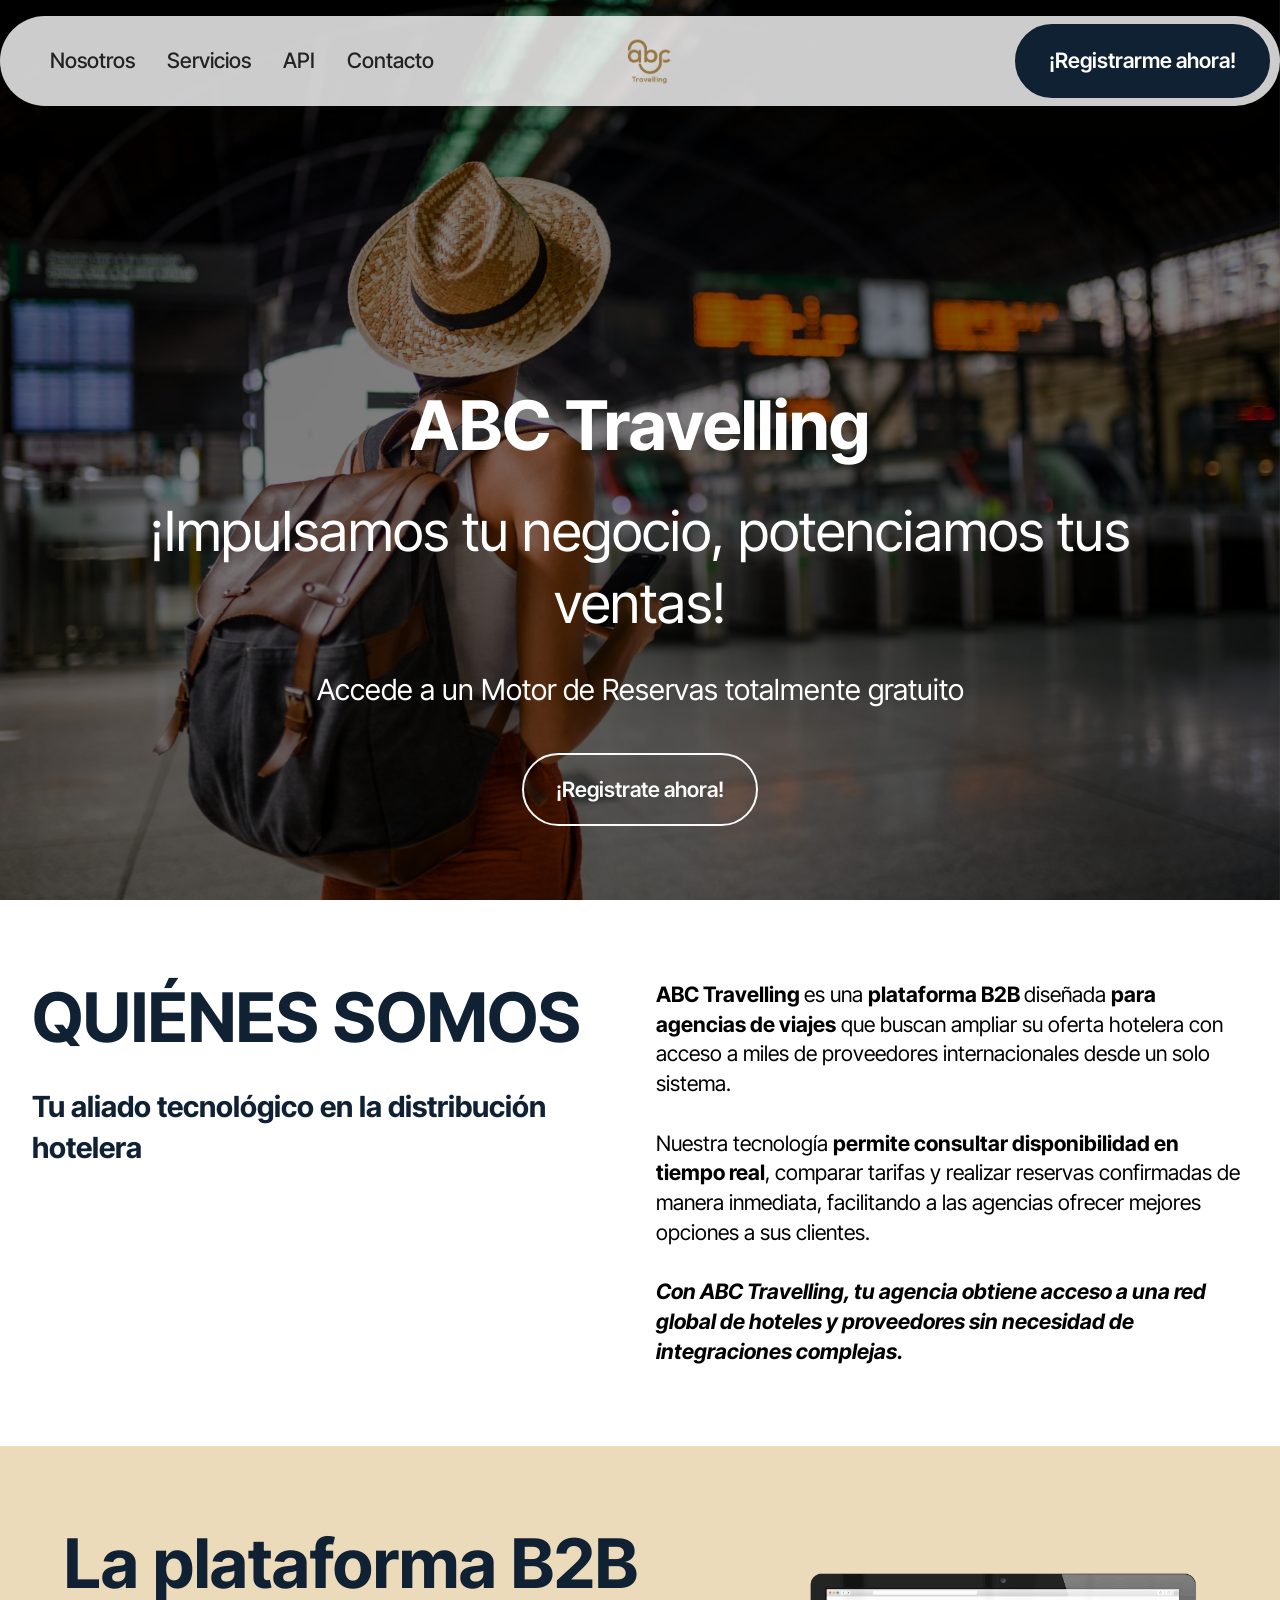
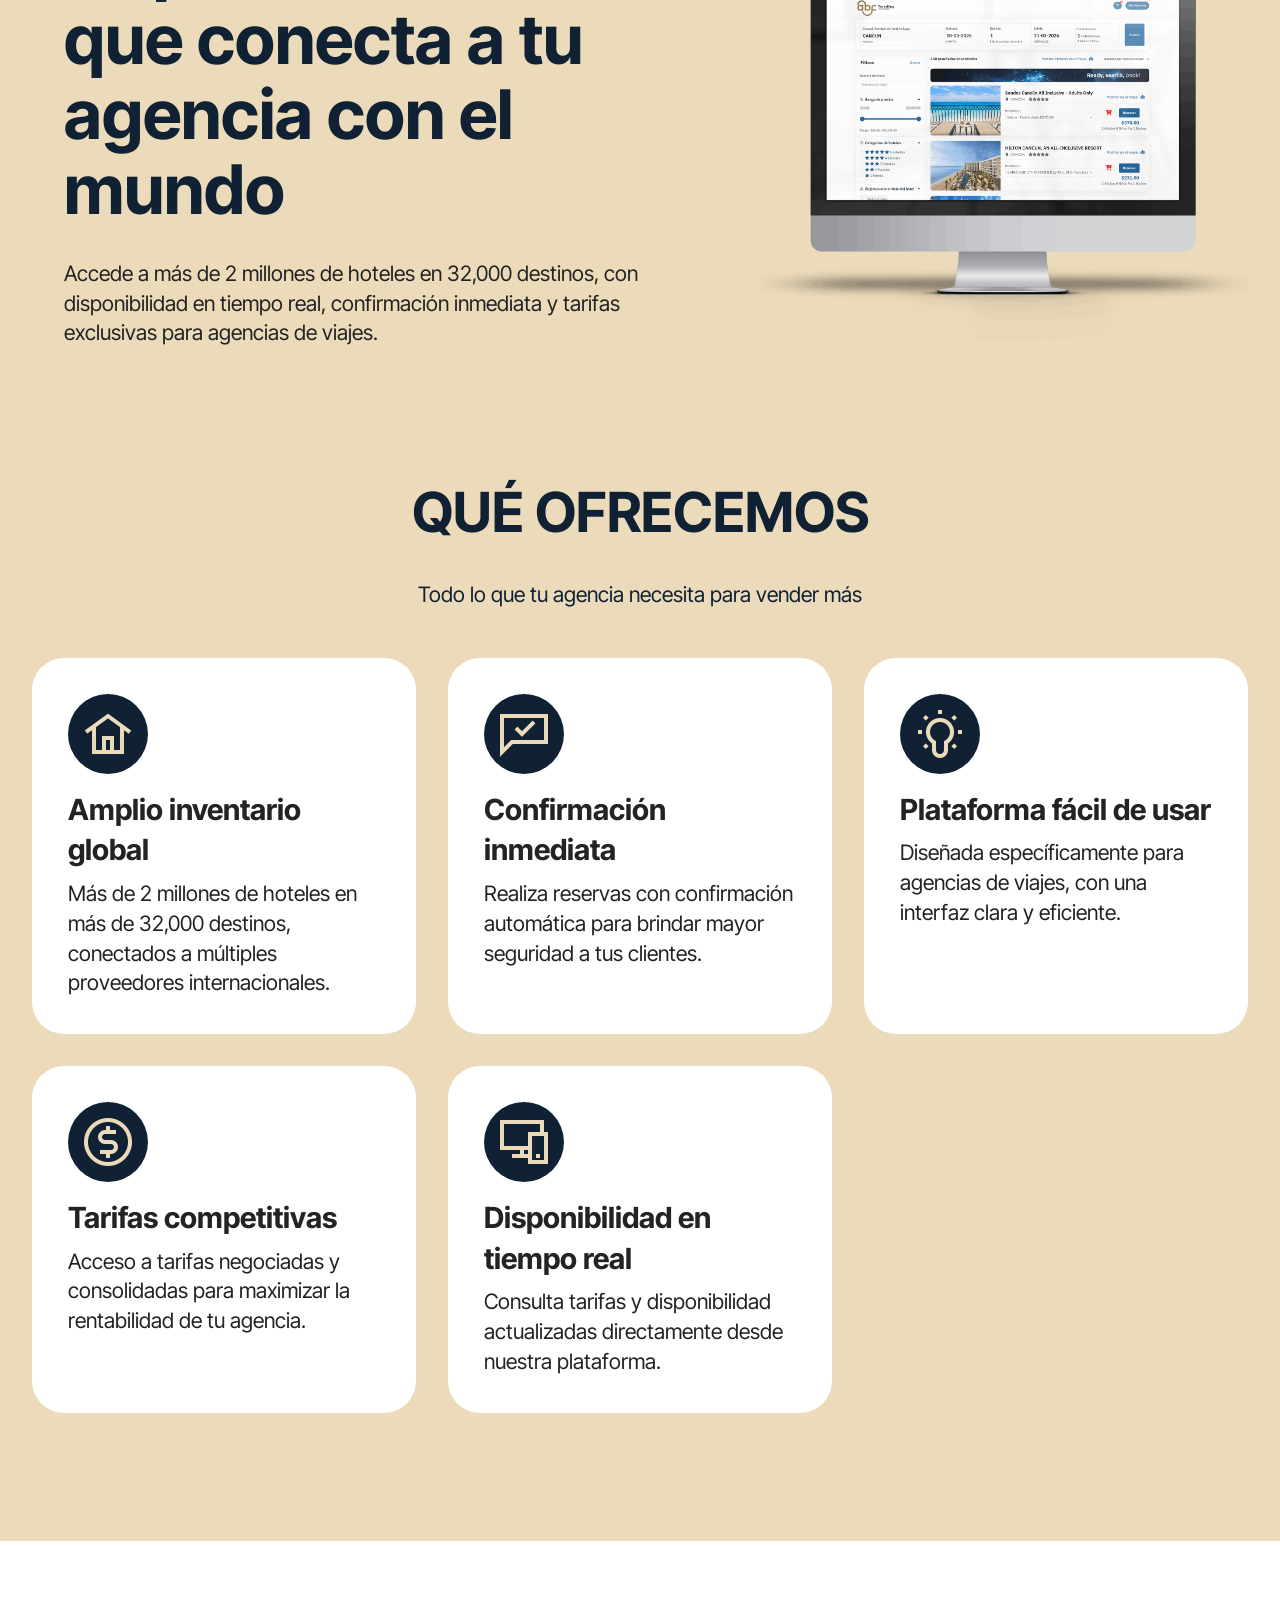
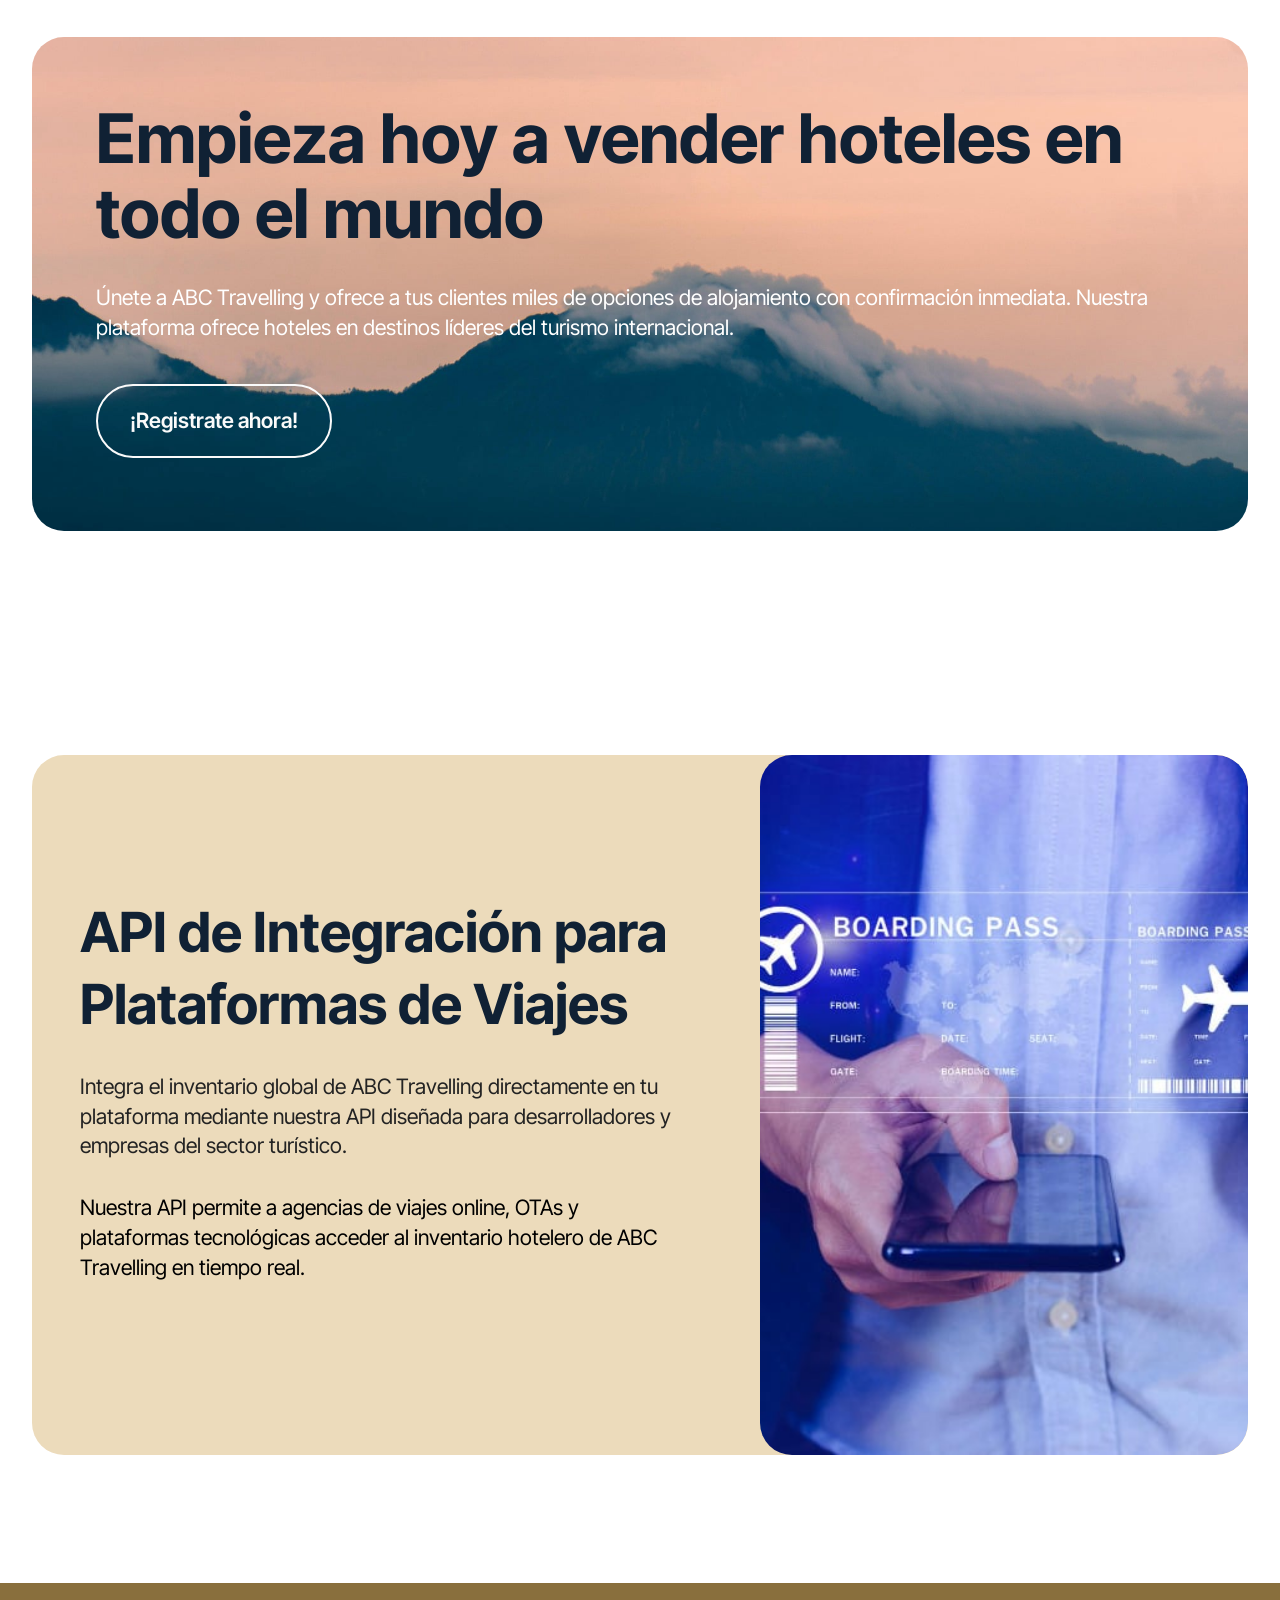
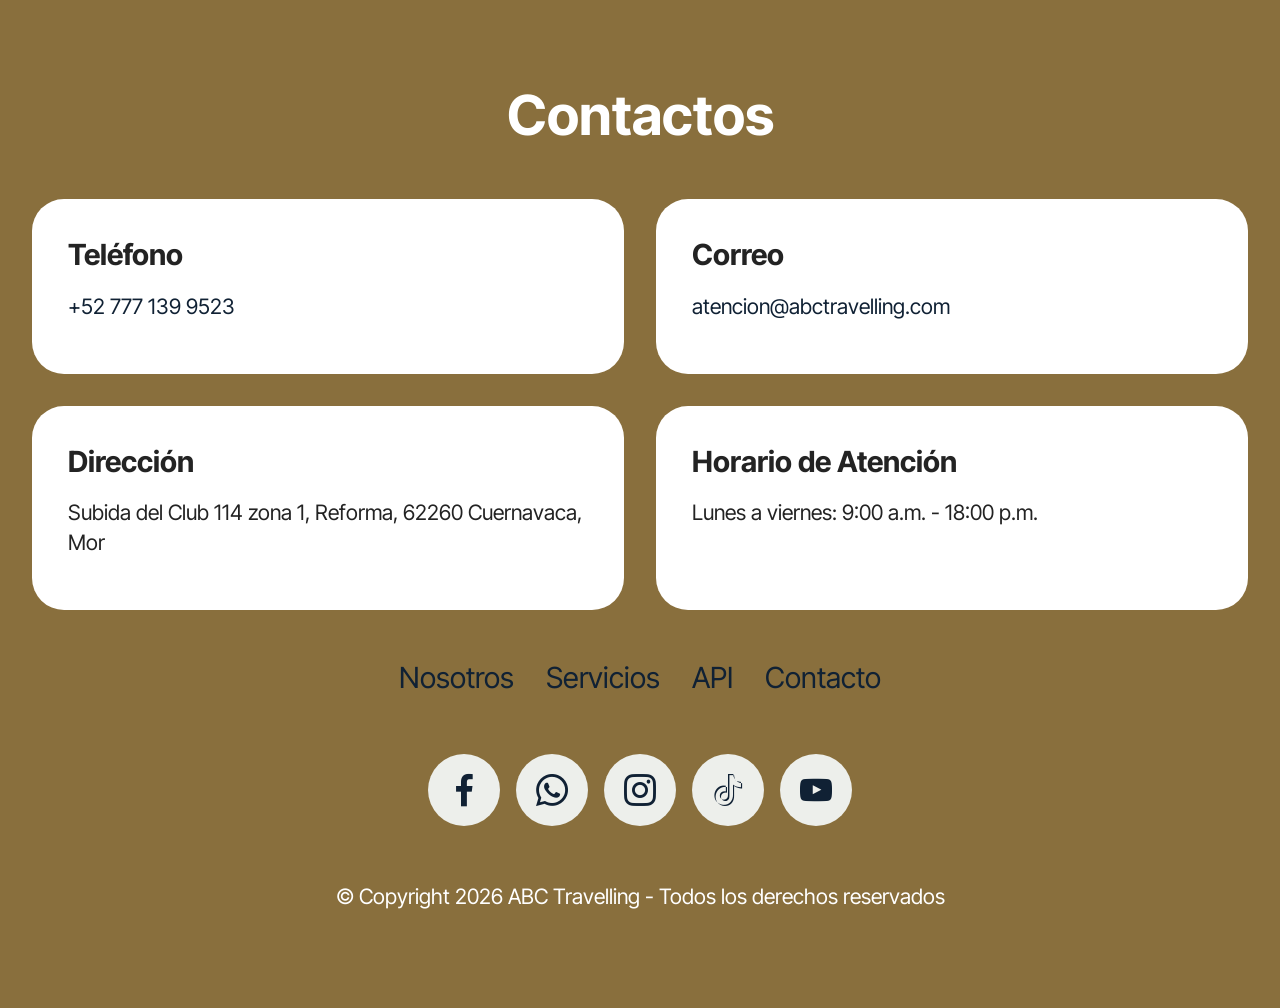
<file: index.html>
<!DOCTYPE html>
<html lang="es">
    <head>
        <meta charset="UTF-8">
        <meta http-equiv="X-UA-Compatible" content="IE=edge">
        <meta name="generator" content="Mobirise v6.1.12, mobirise.com">
        <meta name="viewport" content="width=device-width, initial-scale=1, minimum-scale=1">
        <link rel="shortcut icon" href="assets/public/favicon.ico" type="image/x-icon" />
        <link rel="shortcut icon" href="assets/public/favicon.png" type="image/x-icon"/>
        
        <title>ABC Travelling</title>
        <meta name="description" content="ABC Travelling es una plataforma B2B para agencias de viajes con acceso a más de 2 millones de hoteles, disponibilidad en tiempo real, confirmación inmediata y tarifas competitivas.">
        <meta name="robots" content="index, follow">
        <meta name="author" content="ABC Travelling">
        <meta name="keywords" content="ABC Travelling, plataforma B2B, agencias de viajes, reservas hoteleras, motor de reservas, hoteles, API viajes, distribución hotelera">
        <meta name="theme-color" content="#1c2636">

        <meta property="og:type" content="website">
        <meta property="og:locale" content="es_MX">
        <meta property="og:site_name" content="ABC Travelling">
        <meta property="og:title" content="ABC Travelling | Plataforma B2B de reservas hoteleras para agencias de viajes">
        <meta property="og:description" content="Accede a más de 2 millones de hoteles en 32,000 destinos con disponibilidad en tiempo real, confirmación inmediata y tarifas competitivas.">
        <meta property="og:url" content="https://abctravelling.com/">
        <meta property="og:image" content="https://abctravelling.com/assets/images/logo-354x311.png">
        <meta property="og:image:alt" content="Logo de ABC Travelling">

        <meta name="twitter:card" content="summary_large_image">
        <meta name="twitter:title" content="ABC Travelling | Plataforma B2B de reservas hoteleras para agencias de viajes">
        <meta name="twitter:description" content="Plataforma B2B para agencias de viajes con acceso a hoteles, tarifas competitivas y confirmación inmediata.">
        <meta name="twitter:image" content="https://abctravelling.com/assets/images/logo-354x311.png">

        <link rel="stylesheet" href="assets/web/assets/mobirise-icons2/mobirise2.css">
        <link rel="stylesheet" href="assets/bootstrap/css/bootstrap.min.css">
        <link rel="stylesheet" href="assets/parallax/jarallax.css">
        <link rel="stylesheet" href="assets/animatecss/animate.css">
        <link rel="stylesheet" href="assets/dropdown/css/style.css">
        <link rel="stylesheet" href="assets/socicon/css/styles.css">
        <link rel="stylesheet" href="assets/theme/css/style.css">
        <link rel="preload" href="https://fonts.googleapis.com/css?family=Inter+Tight:100,200,300,400,500,600,700,800,900,100i,200i,300i,400i,500i,600i,700i,800i,900i&display=swap" as="style" onload="this.onload=null;this.rel='stylesheet'">
        <noscript><link rel="stylesheet" href="https://fonts.googleapis.com/css?family=Inter+Tight:100,200,300,400,500,600,700,800,900,100i,200i,300i,400i,500i,600i,700i,800i,900i&display=swap"></noscript>
        <link rel="preload" as="style" href="assets/mobirise/css/mbr-additional.css?v=tzd1k2"><link rel="stylesheet" href="assets/mobirise/css/mbr-additional.css?v=tzd1k2" type="text/css">

        <script type="application/ld+json">
            {
                "@context": "https://schema.org",
                "@type": "Organization",
                "name": "ABC Travelling",
                "url": "https://abctravelling.com/",
                "logo": "https://abctravelling.com/assets/images/logo-354x311.png",
                "email": "atencion@abctravelling.com",
                "telephone": "+52 777 139 9523",
                "address": {
                    "@type": "PostalAddress",
                    "streetAddress": "Subida del Club 114 zona 1, Reforma",
                    "addressLocality": "Cuernavaca",
                    "addressRegion": "Morelos",
                    "postalCode": "62260",
                    "addressCountry": "MX"
                },
                "sameAs": [
                    "https://abctravelling.com/"
                ]
            }
        </script>

        <script type="application/ld+json">
            {
                "@context": "https://schema.org",
                "@type": "WebSite",
                "name": "ABC Travelling",
                "url": "https://abctravelling.com/",
                "inLanguage": "es-MX"
            }
        </script>
    </head>

    <body>
        <section data-bs-version="5.1" class="menu menu4 cid-vdoy9Lrhok" 
        once="menu" id="menu04-2">
            <nav class="navbar navbar-dropdown navbar-fixed-top navbar-expand-lg">
                <div class="container">
                    <div class="navbar-brand">
                        <span class="navbar-logo">
                            <a href="https://abctravelling.com">
                                <img src="assets/images/logo-354x311.png" alt="ABC Travelling Logo" style="height: 4rem;">
                            </a>
                        </span>
                    </div>
                    <button class="navbar-toggler" type="button" 
                    data-toggle="collapse" data-bs-toggle="collapse" 
                    data-target="#navbarSupportedContent" 
                    data-bs-target="#navbarSupportedContent" 
                    aria-controls="navbarNavAltMarkup" aria-expanded="false" 
                    aria-label="Toggle navigation">
                        <div class="hamburger">
                            <span></span>
                            <span></span>
                            <span></span>
                            <span></span>
                        </div>
                    </button>
                    <div class="collapse navbar-collapse" id="navbarSupportedContent">
                        <ul class="navbar-nav nav-dropdown" data-app-modern-menu="true">
                            <li class="nav-item">
                                <a class="nav-link link text-black text-primary display-4" href="index.html#article15-6">Nosotros</a>
                            </li>
                            <li class="nav-item">
                                <a class="nav-link link text-black show text-primary display-4" href="index.html#features05-8" aria-expanded="false">Servicios</a>
                            </li>
                            <li class="nav-item">
                                <a class="nav-link link text-black text-primary display-4" href="index.html#features025-b">API</a>
                            </li>
                            <li class="nav-item">
                                <a class="nav-link link text-black text-primary display-4" href="index.html#contacts01-e">Contacto</a>
                            </li>
                        </ul>
                        <div class="navbar-buttons mbr-section-btn">
                            <a class="btn btn-primary display-4" 
                            href="registro.html">¡Registrarme ahora!</a>
                        </div>
                    </div>
                </div>
            </nav>
        </section>

        <section data-bs-version="5.1" class="header16 cid-vdoxwgmYuq mbr-fullscreen mbr-parallax-background" id="header17-1">
            <div class="mbr-overlay" style="opacity: 0.5; background-color: rgb(0, 0, 0);"></div>
            <div class="container-fluid">
                <div class="row">
                    <div class="content-wrap col-12 col-md-12">
                        <h1 class="mbr-section-title mbr-fonts-style mbr-white mb-4 display-1">
                            <strong><br>ABC Travelling</strong>
                        </h1>
                        <h2 class="mbr-section-subtitle mbr-fonts-style mbr-white mb-4 display-2">¡Impulsamos tu negocio, potenciamos tus ventas!</h2>
                        <p class="mbr-fonts-style mbr-text mbr-white mb-4 display-5">Accede a un Motor de Reservas totalmente gratuito</p>
                        <div class="mbr-section-btn">
                            <a class="btn btn-white-outline display-7" 
                            href="registro.html">¡Registrate ahora!</a>
                        </div>
                    </div>
                </div>
            </div>
        </section>

        <section data-bs-version="5.1" class="article15 cid-vdoD6MVoxr" 
        id="article15-6">
            <div class="container">
                <div class="row justify-content-center">
                    <div class="col-12 col-md">
                        <h5 class="mbr-section-title mbr-fonts-style mt-0 mb-4 display-1"><strong>QUIÉNES SOMOS</strong></h5>
                        <h6 class="mbr-section-subtitle mbr-fonts-style mt-0 mb-4 display-5"><strong>Tu aliado tecnológico en la distribución hotelera</strong></h6>
                    </div>
                    <div class="col-md-12 col-lg-6">
                        <p class="mbr-text mbr-fonts-style mt-0 mb-0 display-7"><strong>ABC Travelling </strong>es una <strong>plataforma B2B </strong>diseñada <strong>para agencias de viajes</strong> que buscan ampliar su oferta hotelera con acceso a miles de proveedores internacionales desde un solo sistema.<br><br>Nuestra tecnología <strong>permite consultar disponibilidad en tiempo real</strong>, comparar tarifas y realizar reservas confirmadas de manera inmediata, facilitando a las agencias ofrecer mejores opciones a sus clientes.<br><br><em><strong>Con ABC Travelling, tu agencia obtiene acceso a una red global de hoteles y proveedores sin necesidad de integraciones complejas.</strong></em></p>
                    </div>
                </div>
            </div>
        </section>

        <section data-bs-version="5.1" class="header1 cid-vdoAYOQNom" id="header01-4">
            <div class="container-fluid">
                <div class="row justify-content-center">
                    <div class="col-12 col-md-12 col-lg-5 image-wrapper">
                        <img class="w-100" src="assets/images/1189847-osv6du1-2-2200x1600.png" alt="b2b">
                    </div>
                    <div class="col-12 col-lg col-md-12">
                        <div class="text-wrapper align-left">
                            <h1 class="mbr-section-title mbr-fonts-style mb-4 display-1"><strong>La plataforma B2B que conecta a tu agencia con el mundo</strong></h1>
                            <p class="mbr-text mbr-fonts-style mb-4 display-7">
                                Accede a más de 2 millones de hoteles en 32,000 destinos, con disponibilidad en tiempo real, confirmación inmediata y tarifas exclusivas para agencias de viajes.
                            </p>
                        </div>
                    </div>
                </div>
            </div>
        </section>

        <section data-bs-version="5.1" class="features5 cid-vdoEktC6VL" id="features05-8">
            <div class="container">
                <div class="row mb-5 justify-content-center">
                    <div class="col-12 content-head">
                        <h3 class="mbr-section-title mbr-fonts-style align-center mb-0 display-2"><strong>QUÉ OFRECEMOS</strong></h3>
                        <h5 class="mbr-section-subtitle mbr-fonts-style align-center mb-0 mt-4 display-7">Todo lo que tu agencia necesita para vender más</h5>
                    </div>
                </div>
                <div class="row">
                    <div class="item features-without-image col-12 col-md-6 col-lg-4 item-mb">
                        <div class="item-wrapper">
                            <div class="card-box align-left">
                                <div class="iconfont-wrapper">
                                    <span class="mbr-iconfont mobi-mbri-home mobi-mbri"></span>
                                </div>
                                <h5 class="card-title mbr-fonts-style display-5"><strong>Amplio inventario global</strong></h5>
                                <p class="card-text mbr-fonts-style display-7">
                                Más de 2 millones de hoteles en más de 32,000 destinos, conectados a múltiples proveedores internacionales.
                                </p>
                            </div>
                        </div>
                    </div>
                    <div class="item features-without-image col-12 col-md-6 col-lg-4 item-mb">
                        <div class="item-wrapper">
                            <div class="card-box align-left">
                                <div class="iconfont-wrapper">
                                    <span class="mbr-iconfont mobi-mbri-cust-feedback mobi-mbri"></span>
                                </div>
                                <h5 class="card-title mbr-fonts-style display-5"><strong>Confirmación inmediata</strong></h5>
                                <p class="card-text mbr-fonts-style display-7">Realiza reservas con confirmación automática para brindar mayor seguridad a tus clientes.&nbsp;<br></p>
                            </div>
                        </div>
                    </div>
                    <div class="item features-without-image col-12 col-md-6 col-lg-4 item-mb">
                        <div class="item-wrapper">
                            <div class="card-box align-left">
                                <div class="iconfont-wrapper">
                                    <span class="mbr-iconfont mobi-mbri-idea mobi-mbri"></span>
                                </div>
                                <h5 class="card-title mbr-fonts-style display-5"><strong>Plataforma fácil de usar</strong></h5>
                                <p class="card-text mbr-fonts-style display-7">
                                Diseñada específicamente para agencias de viajes, con una interfaz clara y eficiente.
                                </p>
                            </div>
                        </div>
                    </div>
                    <div class="item features-without-image col-12 col-md-6 col-lg-4 item-mb">
                        <div class="item-wrapper">
                            <div class="card-box align-left">
                                <div class="iconfont-wrapper">
                                    <span class="mbr-iconfont mobi-mbri-cash mobi-mbri"></span>
                                </div>
                                <h5 class="card-title mbr-fonts-style display-5"><strong>Tarifas competitivas</strong></h5>
                                <p class="card-text mbr-fonts-style display-7">
                                Acceso a tarifas negociadas y consolidadas para maximizar la rentabilidad de tu agencia.
                                </p>                                
                            </div>
                        </div>
                    </div>
                    <div class="item features-without-image col-12 col-md-6 col-lg-4 item-mb">
                        <div class="item-wrapper">
                            <div class="card-box align-left">
                                <div class="iconfont-wrapper">
                                    <span class="mbr-iconfont mobi-mbri-responsive-2 mobi-mbri"></span>
                                </div>
                                <h5 class="card-title mbr-fonts-style display-5"><strong>Disponibilidad en tiempo real</strong></h5>
                                <p class="card-text mbr-fonts-style display-7">
                                Consulta tarifas y disponibilidad actualizadas directamente desde nuestra plataforma.
                                </p>
                            </div>
                        </div>
                    </div>
                </div>
            </div>
        </section>

        <section data-bs-version="5.1" class="header15 cid-vdoG0Uyauc" id="header15-9">
            <div class="container">
                <div class="row justify-content-center">
                    <div class="card col-12 col-lg-12">
                        <div class="card-wrapper wrap">
                            <div class="card-box align-center">
                                <h1 class="card-title mbr-fonts-style mb-4 display-1"><strong>Empieza hoy a vender hoteles en todo el mundo</strong></h1>
                                <p class="mbr-text mbr-fonts-style mb-4 display-7">
                                Únete a ABC Travelling y ofrece a tus clientes miles de opciones de alojamiento con confirmación inmediata. Nuestra plataforma ofrece hoteles en destinos líderes del turismo internacional.</p>
                                <div class="mbr-section-btn mt-4"><a class="btn btn-white-outline display-7" href="registro.html">¡Registrate ahora!</a></div>
                            </div>
                        </div>
                    </div>
                </div>
            </div>
        </section>

        <section data-bs-version="5.1" class="features025 cid-vdoK7xbHVF" id="features025-b">
            <div class="container">
                <div class="row justify-content-center align-items-center">
                    <div class="col-12">
                        <div class="card-wrapper">
                            <div class="row">
                                <div class="col-12 col-md-12 col-lg-5 image-wrapper">
                                    <img class="w-100" src="assets/images/7276-1000x563.jpg" alt="api">
                                </div>
                                <div class="col-12 col-lg col-md-12">
                                    <div class="text-wrapper align-left">
                                        <h5 class="mbr-section-title mbr-fonts-style mb-4 display-2"><strong>API de Integración para Plataformas de Viajes</strong></h5>
                                        <p class="price mbr-fonts-style mb-4 display-7">
                                        Integra el inventario global de ABC Travelling directamente en tu plataforma mediante nuestra API diseñada para desarrolladores y empresas del sector turístico.<br>
                                        </p>
                                        <p class="mbr-text mbr-fonts-style mb-4 display-7">Nuestra API permite a agencias de viajes online, OTAs y plataformas tecnológicas acceder al inventario hotelero de ABC Travelling en tiempo real.<br>
                                        </p> 
                                    </div>
                                </div>
                            </div>
                        </div>
                    </div>
                </div>
            </div>
        </section>

        <section data-bs-version="5.1" class="contacts01 cid-vdoLbViTlj" id="contacts01-e">
            <div class="container">
                <div class="row justify-content-center">
                    <div class="col-12 content-head">
                        <div class="mbr-section-head mb-5">
                            <h3 class="mbr-section-title mbr-fonts-style align-center mb-0 display-2">
                                <strong>Contactos</strong>
                            </h3>
                        </div>
                    </div>
                </div>
                <div class="row">
                    <div class="item features-without-image col-12 col-md-6 active">
                        <div class="item-wrapper">
                            <div class="text-wrapper">
                                <h6 class="card-title mbr-fonts-style mb-3 display-5">
                                    <strong>Teléfono</strong></h6>
                                <p class="mbr-text mbr-fonts-style display-7">
                                    <a href="https://wa.me/527771399523" class="text-primary">+52 777 139 9523</a>
                                </p>
                            </div>
                        </div>
                    </div>
                    <div class="item features-without-image col-12 col-md-6">
                        <div class="item-wrapper">
                            <div class="text-wrapper">
                                <h6 class="card-title mbr-fonts-style mb-3 display-5">
                                    <strong>Correo</strong></h6>
                                <p class="mbr-text mbr-fonts-style display-7">
                                    <a href="mailto:atencion@abctravelling.com" class="text-primary">atencion@abctravelling.com</a>
                                </p>
                            </div>
                        </div>
                    </div>
                    <div class="item features-without-image col-12 col-md-6">
                        <div class="item-wrapper">
                            <div class="text-wrapper">
                                <h6 class="card-title mbr-fonts-style mb-3 display-5">
                                    <strong>Dirección</strong></h6>
                                <p class="mbr-text mbr-fonts-style display-7">
                                    Subida del Club 114 zona 1, Reforma, 62260 Cuernavaca, Mor
                                </p>
                            </div>
                        </div>
                    </div>
                    <div class="item features-without-image col-12 col-md-6">
                        <div class="item-wrapper">
                            <div class="text-wrapper">
                                <h6 class="card-title mbr-fonts-style mb-3 display-5">
                                    <strong>Horario de Atención</strong></h6>
                                <p class="mbr-text mbr-fonts-style display-7">
                                    Lunes a viernes: 9:00 a.m. - 18:00 p.m.
                                </p>
                            </div>
                        </div>
                    </div>
                </div>
            </div>
        </section>

        <section data-bs-version="5.1" class="footer3 cid-vdoKUGxTnr" once="footers" id="footer03-c">
            <div class="container">
                <div class="row">
                    <div class="row-links">
                        <ul class="header-menu">
                            <li class="header-menu-item mbr-fonts-style display-5">
                                <a href="index.html#article15-6" class="text-primary">Nosotros</a>
                            </li>
                            <li class="header-menu-item mbr-fonts-style display-5">
                                <a href="index.html#features05-8" class="text-primary">Servicios</a>
                            </li>
                            <li class="header-menu-item mbr-fonts-style display-5">
                                <a href="index.html#features025-b" class="text-primary">API</a>
                            </li>
                            <li class="header-menu-item mbr-fonts-style display-5">
                                <a href="index.html#contacts01-e" class="text-primary">Contacto</a>
                            </li>
                        </ul>
                    </div>

                    <div class="col-12 mt-4">
                        <div class="social-row">
                            <div class="soc-item">
                                <a href="https://www.facebook.com/profile.php?id=61584978104120&locale=es_LA" target="_blank">
                                    <span class="mbr-iconfont display-7 socicon-facebook socicon" style="color: rgb(16, 33, 52); fill: rgb(16, 33, 52);"></span>
                                </a>
                            </div>
                            <div class="soc-item">
                                <a href="https://wa.me/527771399523" target="_blank">
                                    <span class="mbr-iconfont socicon-whatsapp socicon" style="color: rgb(16, 33, 52); fill: rgb(16, 33, 52);"></span>
                                </a>
                            </div>
                            <div class="soc-item">
                                <a href="https://www.instagram.com/abc.travelling/" target="_blank">
                                    <span class="mbr-iconfont socicon-instagram socicon" style="color: rgb(16, 33, 52); fill: rgb(16, 33, 52);"></span>
                                </a>
                            </div>
                            <div class="soc-item">
                                <a href="https://www.tiktok.com/@abc.travelling?_r=1&_t=ZS-94bVb2Wtx9o" target="_blank" rel="noopener noreferrer" aria-label="TikTok de ABC Travelling">
                                    <span class="mbr-iconfont socicon-tiktok socicon" style="color: rgb(16, 33, 52); fill: rgb(16, 33, 52);"></span>
                                </a>
                            </div>
                            <div class="soc-item">
                                <a href="https://www.youtube.com/channel/UCFW5qCxU-_t4MyVDqfhC-Hw" target="_blank" rel="noopener noreferrer" aria-label="YouTube de ABC Travelling">
                                    <span class="mbr-iconfont socicon-youtube socicon" style="color: rgb(16, 33, 52); fill: rgb(16, 33, 52);"></span>
                                </a>
                            </div>
                        </div>
                    </div>
                    <div class="col-12 mt-5">
                        <p class="mbr-fonts-style copyright display-7">
                            © Copyright 2026 ABC Travelling - Todos los derechos reservados
                        </p>
                    </div>
                </div>
            </div>
        </section>
        
        <script src="assets/bootstrap/js/bootstrap.bundle.min.js"></script>  
        <script src="assets/parallax/jarallax.js"></script>  
        <script src="assets/smoothscroll/smooth-scroll.js"></script>  
        <script src="assets/ytplayer/index.js"></script>  
        <script src="assets/dropdown/js/navbar-dropdown.js"></script>  
        <script src="assets/theme/js/script.js"></script>  
        
        
        <div id="scrollToTop" class="scrollToTop mbr-arrow-up">
            <a style="text-align: center;"><i class="mbr-arrow-up-icon mbr-arrow-up-icon-cm cm-icon cm-icon-smallarrow-up"></i></a>
        </div>
        <input name="animation" type="hidden">
    </body>
</html>
</file>
<file: assets/web/assets/mobirise-icons2/mobirise2.css>
@font-face {
  font-family: 'Moririse2';
  font-display: swap;
  src:  url('mobirise2.eot?f2bix4');
  src:  url('mobirise2.eot?f2bix4#iefix') format('embedded-opentype'),
    url('mobirise2.woff2?f2bix4') format('woff2'),
    url('mobirise2.woff?f2bix4') format('woff'),
    url('mobirise2.ttf?f2bix4') format('truetype'),
    url('mobirise2.svg?f2bix4#mobirise2') format('svg');
  font-weight: normal;
  font-style: normal;
}

[class^="mobi-"], [class*=" mobi-"] {
  /* use !important to prevent issues with browser extensions that change fonts */
  font-family: 'Moririse2' !important;
  speak: none;
  font-style: normal;
  font-weight: normal;
  font-variant: normal;
  text-transform: none;
  line-height: 1;

  /* Better Font Rendering =========== */
  -webkit-font-smoothing: antialiased;
  -moz-osx-font-smoothing: grayscale;
}

.mobi-mbri-add-submenu:before {
  content: "\e900";
}
.mobi-mbri-alert:before {
  content: "\e901";
}
.mobi-mbri-align-center:before {
  content: "\e902";
}
.mobi-mbri-align-justify:before {
  content: "\e903";
}
.mobi-mbri-align-left:before {
  content: "\e904";
}
.mobi-mbri-align-right:before {
  content: "\e905";
}
.mobi-mbri-android:before {
  content: "\e906";
}
.mobi-mbri-apple:before {
  content: "\e907";
}
.mobi-mbri-arrow-down:before {
  content: "\e908";
}
.mobi-mbri-arrow-next:before {
  content: "\e909";
}
.mobi-mbri-arrow-prev:before {
  content: "\e90a";
}
.mobi-mbri-arrow-up:before {
  content: "\e90b";
}
.mobi-mbri-bold:before {
  content: "\e90c";
}
.mobi-mbri-bookmark:before {
  content: "\e90d";
}
.mobi-mbri-bootstrap:before {
  content: "\e90e";
}
.mobi-mbri-briefcase:before {
  content: "\e90f";
}
.mobi-mbri-browse:before {
  content: "\e910";
}
.mobi-mbri-bulleted-list:before {
  content: "\e911";
}
.mobi-mbri-calendar:before {
  content: "\e912";
}
.mobi-mbri-camera:before {
  content: "\e913";
}
.mobi-mbri-cart-add:before {
  content: "\e914";
}
.mobi-mbri-cart-full:before {
  content: "\e915";
}
.mobi-mbri-cash:before {
  content: "\e916";
}
.mobi-mbri-change-style:before {
  content: "\e917";
}
.mobi-mbri-chat:before {
  content: "\e918";
}
.mobi-mbri-clock:before {
  content: "\e919";
}
.mobi-mbri-close:before {
  content: "\e91a";
}
.mobi-mbri-cloud:before {
  content: "\e91b";
}
.mobi-mbri-code:before {
  content: "\e91c";
}
.mobi-mbri-contact-form:before {
  content: "\e91d";
}
.mobi-mbri-credit-card:before {
  content: "\e91e";
}
.mobi-mbri-cursor-click:before {
  content: "\e91f";
}
.mobi-mbri-cust-feedback:before {
  content: "\e920";
}
.mobi-mbri-database:before {
  content: "\e921";
}
.mobi-mbri-delivery:before {
  content: "\e922";
}
.mobi-mbri-desktop:before {
  content: "\e923";
}
.mobi-mbri-devices:before {
  content: "\e924";
}
.mobi-mbri-down:before {
  content: "\e925";
}
.mobi-mbri-download-2:before {
  content: "\e926";
}
.mobi-mbri-download:before {
  content: "\e927";
}
.mobi-mbri-drag-n-drop-2:before {
  content: "\e928";
}
.mobi-mbri-drag-n-drop:before {
  content: "\e929";
}
.mobi-mbri-edit-2:before {
  content: "\e92a";
}
.mobi-mbri-edit:before {
  content: "\e92b";
}
.mobi-mbri-error:before {
  content: "\e92c";
}
.mobi-mbri-extension:before {
  content: "\e92d";
}
.mobi-mbri-features:before {
  content: "\e92e";
}
.mobi-mbri-file:before {
  content: "\e92f";
}
.mobi-mbri-flag:before {
  content: "\e930";
}
.mobi-mbri-folder:before {
  content: "\e931";
}
.mobi-mbri-gift:before {
  content: "\e932";
}
.mobi-mbri-github:before {
  content: "\e933";
}
.mobi-mbri-globe-2:before {
  content: "\e934";
}
.mobi-mbri-globe:before {
  content: "\e935";
}
.mobi-mbri-growing-chart:before {
  content: "\e936";
}
.mobi-mbri-hearth:before {
  content: "\e937";
}
.mobi-mbri-help:before {
  content: "\e938";
}
.mobi-mbri-home:before {
  content: "\e939";
}
.mobi-mbri-hot-cup:before {
  content: "\e93a";
}
.mobi-mbri-idea:before {
  content: "\e93b";
}
.mobi-mbri-image-gallery:before {
  content: "\e93c";
}
.mobi-mbri-image-slider:before {
  content: "\e93d";
}
.mobi-mbri-info:before {
  content: "\e93e";
}
.mobi-mbri-italic:before {
  content: "\e93f";
}
.mobi-mbri-key:before {
  content: "\e940";
}
.mobi-mbri-laptop:before {
  content: "\e941";
}
.mobi-mbri-layers:before {
  content: "\e942";
}
.mobi-mbri-left-right:before {
  content: "\e943";
}
.mobi-mbri-left:before {
  content: "\e944";
}
.mobi-mbri-letter:before {
  content: "\e945";
}
.mobi-mbri-like:before {
  content: "\e946";
}
.mobi-mbri-link:before {
  content: "\e947";
}
.mobi-mbri-lock:before {
  content: "\e948";
}
.mobi-mbri-login:before {
  content: "\e949";
}
.mobi-mbri-logout:before {
  content: "\e94a";
}
.mobi-mbri-magic-stick:before {
  content: "\e94b";
}
.mobi-mbri-map-pin:before {
  content: "\e94c";
}
.mobi-mbri-menu:before {
  content: "\e94d";
}
.mobi-mbri-mobile-2:before {
  content: "\e94e";
}
.mobi-mbri-mobile-horizontal:before {
  content: "\e94f";
}
.mobi-mbri-mobile:before {
  content: "\e950";
}
.mobi-mbri-mobirise:before {
  content: "\e951";
}
.mobi-mbri-more-horizontal:before {
  content: "\e952";
}
.mobi-mbri-more-vertical:before {
  content: "\e953";
}
.mobi-mbri-music:before {
  content: "\e954";
}
.mobi-mbri-new-file:before {
  content: "\e955";
}
.mobi-mbri-numbered-list:before {
  content: "\e956";
}
.mobi-mbri-opened-folder:before {
  content: "\e957";
}
.mobi-mbri-pages:before {
  content: "\e958";
}
.mobi-mbri-paper-plane:before {
  content: "\e959";
}
.mobi-mbri-paperclip:before {
  content: "\e95a";
}
.mobi-mbri-phone:before {
  content: "\e95b";
}
.mobi-mbri-photo:before {
  content: "\e95c";
}
.mobi-mbri-photos:before {
  content: "\e95d";
}
.mobi-mbri-pin:before {
  content: "\e95e";
}
.mobi-mbri-play:before {
  content: "\e95f";
}
.mobi-mbri-plus:before {
  content: "\e960";
}
.mobi-mbri-preview:before {
  content: "\e961";
}
.mobi-mbri-print:before {
  content: "\e962";
}
.mobi-mbri-protect:before {
  content: "\e963";
}
.mobi-mbri-question:before {
  content: "\e964";
}
.mobi-mbri-quote-left:before {
  content: "\e965";
}
.mobi-mbri-quote-right:before {
  content: "\e966";
}
.mobi-mbri-redo:before {
  content: "\e967";
}
.mobi-mbri-refresh:before {
  content: "\e968";
}
.mobi-mbri-responsive-2:before {
  content: "\e969";
}
.mobi-mbri-responsive:before {
  content: "\e96a";
}
.mobi-mbri-right:before {
  content: "\e96b";
}
.mobi-mbri-rocket:before {
  content: "\e96c";
}
.mobi-mbri-sad-face:before {
  content: "\e96d";
}
.mobi-mbri-sale:before {
  content: "\e96e";
}
.mobi-mbri-save:before {
  content: "\e96f";
}
.mobi-mbri-search:before {
  content: "\e970";
}
.mobi-mbri-setting-2:before {
  content: "\e971";
}
.mobi-mbri-setting-3:before {
  content: "\e972";
}
.mobi-mbri-setting:before {
  content: "\e973";
}
.mobi-mbri-share:before {
  content: "\e974";
}
.mobi-mbri-shopping-bag:before {
  content: "\e975";
}
.mobi-mbri-shopping-basket:before {
  content: "\e976";
}
.mobi-mbri-shopping-cart:before {
  content: "\e977";
}
.mobi-mbri-sites:before {
  content: "\e978";
}
.mobi-mbri-smile-face:before {
  content: "\e979";
}
.mobi-mbri-speed:before {
  content: "\e97a";
}
.mobi-mbri-star:before {
  content: "\e97b";
}
.mobi-mbri-success:before {
  content: "\e97c";
}
.mobi-mbri-sun:before {
  content: "\e97d";
}
.mobi-mbri-sun2:before {
  content: "\e97e";
}
.mobi-mbri-tablet-vertical:before {
  content: "\e97f";
}
.mobi-mbri-tablet:before {
  content: "\e980";
}
.mobi-mbri-target:before {
  content: "\e981";
}
.mobi-mbri-timer:before {
  content: "\e982";
}
.mobi-mbri-to-ftp:before {
  content: "\e983";
}
.mobi-mbri-to-local-drive:before {
  content: "\e984";
}
.mobi-mbri-touch-swipe:before {
  content: "\e985";
}
.mobi-mbri-touch:before {
  content: "\e986";
}
.mobi-mbri-trash:before {
  content: "\e987";
}
.mobi-mbri-underline:before {
  content: "\e988";
}
.mobi-mbri-undo:before {
  content: "\e989";
}
.mobi-mbri-unlink:before {
  content: "\e98a";
}
.mobi-mbri-unlock:before {
  content: "\e98b";
}
.mobi-mbri-up-down:before {
  content: "\e98c";
}
.mobi-mbri-up:before {
  content: "\e98d";
}
.mobi-mbri-update:before {
  content: "\e98e";
}
.mobi-mbri-upload-2:before {
  content: "\e98f";
}
.mobi-mbri-upload:before {
  content: "\e990";
}
.mobi-mbri-user-2:before {
  content: "\e991";
}
.mobi-mbri-user:before {
  content: "\e992";
}
.mobi-mbri-users:before {
  content: "\e993";
}
.mobi-mbri-video-play:before {
  content: "\e994";
}
.mobi-mbri-video:before {
  content: "\e995";
}
.mobi-mbri-watch:before {
  content: "\e996";
}
.mobi-mbri-website-theme-2:before {
  content: "\e997";
}
.mobi-mbri-website-theme:before {
  content: "\e998";
}
.mobi-mbri-wifi:before {
  content: "\e999";
}
.mobi-mbri-windows:before {
  content: "\e99a";
}
.mobi-mbri-zoom-in:before {
  content: "\e99b";
}
.mobi-mbri-zoom-out:before {
  content: "\e99c";
}
</file>
<file: assets/parallax/jarallax.css>
.jarallax {
    position: relative;
    z-index: 0;
}
.jarallax > .jarallax-img {
    position: absolute;
    object-fit: cover;
    /* support for plugin https://github.com/bfred-it/object-fit-images */
    font-family: 'object-fit: cover;';
    top: 0;
    left: 0;
    width: 100%;
    height: 100%;
    z-index: -1;
}
</file>
<file: assets/dropdown/css/style.css>
.navbar-dropdown {
  left: 0;
  padding: 0;
  position: absolute;
  right: 0;
  top: 0;
  transition: all 0.45s ease;
  z-index: 1030;
  background: #282828; }
  .navbar-dropdown .navbar-logo {
    margin-right: 0.8rem;
    transition: margin 0.3s ease-in-out;
    vertical-align: middle; }
    .navbar-dropdown .navbar-logo img {
      height: 3.125rem;
      transition: all 0.3s ease-in-out; }
    .navbar-dropdown .navbar-logo.mbr-iconfont {
      font-size: 3.125rem;
      line-height: 3.125rem; }
  .navbar-dropdown .navbar-caption {
    font-weight: 700;
    white-space: normal;
    vertical-align: -4px;
    line-height: 3.125rem !important; }
    .navbar-dropdown .navbar-caption, .navbar-dropdown .navbar-caption:hover {
      color: inherit;
      text-decoration: none; }
  .navbar-dropdown .mbr-iconfont + .navbar-caption {
    vertical-align: -1px; }
  .navbar-dropdown.navbar-fixed-top {
    position: fixed; }
  .navbar-dropdown .navbar-brand span {
    vertical-align: -4px; }
  .navbar-dropdown.bg-color.transparent {
    background: none; }
  .navbar-dropdown.navbar-short .navbar-brand {
    padding: 0.625rem 0; }
    .navbar-dropdown.navbar-short .navbar-brand span {
      vertical-align: -1px; }
  .navbar-dropdown.navbar-short .navbar-caption {
    line-height: 2.375rem !important;
    vertical-align: -2px; }
  .navbar-dropdown.navbar-short .navbar-logo {
    margin-right: 0.5rem; }
    .navbar-dropdown.navbar-short .navbar-logo img {
      height: 2.375rem; }
    .navbar-dropdown.navbar-short .navbar-logo.mbr-iconfont {
      font-size: 2.375rem;
      line-height: 2.375rem; }
  .navbar-dropdown.navbar-short .mbr-table-cell {
    height: 3.625rem; }
  .navbar-dropdown .navbar-close {
    left: 0.6875rem;
    position: fixed;
    top: 0.75rem;
    z-index: 1000; }
  .navbar-dropdown .hamburger-icon {
    content: "";
    display: inline-block;
    vertical-align: middle;
    width: 16px;
    -webkit-box-shadow: 0 -6px 0 1px #282828,0 0 0 1px #282828,0 6px 0 1px #282828;
    -moz-box-shadow: 0 -6px 0 1px #282828,0 0 0 1px #282828,0 6px 0 1px #282828;
    box-shadow: 0 -6px 0 1px #282828,0 0 0 1px #282828,0 6px 0 1px #282828; }

.dropdown-menu .dropdown-toggle[data-toggle="dropdown-submenu"]::after {
  border-bottom: 0.35em solid transparent;
  border-left: 0.35em solid;
  border-right: 0;
  border-top: 0.35em solid transparent;
  margin-left: 0.3rem; }

.dropdown-menu .dropdown-item:focus {
  outline: 0; }

.nav-dropdown {
  font-size: 0.75rem;
  font-weight: 500;
  height: auto !important; }
  .nav-dropdown .nav-btn {
    padding-left: 1rem; }
  .nav-dropdown .link {
    margin: .667em 1.667em;
    font-weight: 500;
    padding: 0;
    transition: color .2s ease-in-out; }
    .nav-dropdown .link.dropdown-toggle {
      margin-right: 2.583em; }
      .nav-dropdown .link.dropdown-toggle::after {
        margin-left: .25rem;
        border-top: 0.35em solid;
        border-right: 0.35em solid transparent;
        border-left: 0.35em solid transparent;
        border-bottom: 0; }
      .nav-dropdown .link.dropdown-toggle[aria-expanded="true"] {
        margin: 0;
        padding: 0.667em 3.263em  0.667em 1.667em; }
  .nav-dropdown .link::after,
  .nav-dropdown .dropdown-item::after {
    color: inherit; }
  .nav-dropdown .btn {
    font-size: 0.75rem;
    font-weight: 700;
    letter-spacing: 0;
    margin-bottom: 0;
    padding-left: 1.25rem;
    padding-right: 1.25rem; }
  .nav-dropdown .dropdown-menu {
    border-radius: 0;
    border: 0;
    left: 0;
    margin: 0;
    padding-bottom: 1.25rem;
    padding-top: 1.25rem;
    position: relative; }
  .nav-dropdown .dropdown-submenu {
    margin-left: 0.125rem;
    top: 0; }
  .nav-dropdown .dropdown-item {
    font-weight: 500;
    line-height: 2;
    padding: 0.3846em 4.615em 0.3846em 1.5385em;
    position: relative;
    transition: color .2s ease-in-out, background-color .2s ease-in-out; }
    .nav-dropdown .dropdown-item::after {
      margin-top: -0.3077em;
      position: absolute;
      right: 1.1538em;
      top: 50%; }
    .nav-dropdown .dropdown-item:focus, .nav-dropdown .dropdown-item:hover {
      background: none; }

@media (max-width: 767px) {
  .nav-dropdown.navbar-toggleable-sm {
    bottom: 0;
    display: none;
    left: 0;
    overflow-x: hidden;
    position: fixed;
    top: 0;
    transform: translateX(-100%);
    -ms-transform: translateX(-100%);
    -webkit-transform: translateX(-100%);
    width: 18.75rem;
    z-index: 999; } }
.nav-dropdown.navbar-toggleable-xl {
  bottom: 0;
  display: none;
  left: 0;
  overflow-x: hidden;
  position: fixed;
  top: 0;
  transform: translateX(-100%);
  -ms-transform: translateX(-100%);
  -webkit-transform: translateX(-100%);
  width: 18.75rem;
  z-index: 999; }

.nav-dropdown-sm {
  display: block !important;
  overflow-x: hidden;
  overflow: auto;
  padding-top: 3.875rem; }
  .nav-dropdown-sm::after {
    content: "";
    display: block;
    height: 3rem;
    width: 100%; }
  .nav-dropdown-sm.collapse.in ~ .navbar-close {
    display: block !important; }
  .nav-dropdown-sm.collapsing, .nav-dropdown-sm.collapse.in {
    transform: translateX(0);
    -ms-transform: translateX(0);
    -webkit-transform: translateX(0);
    transition: all 0.25s ease-out;
    -webkit-transition: all 0.25s ease-out;
    background: #282828; }
  .nav-dropdown-sm.collapsing[aria-expanded="false"] {
    transform: translateX(-100%);
    -ms-transform: translateX(-100%);
    -webkit-transform: translateX(-100%); }
  .nav-dropdown-sm .nav-item {
    display: block;
    margin-left: 0 !important;
    padding-left: 0; }
  .nav-dropdown-sm .link,
  .nav-dropdown-sm .dropdown-item {
    border-top: 1px dotted rgba(255, 255, 255, 0.1);
    font-size: 0.8125rem;
    line-height: 1.6;
    margin: 0 !important;
    padding: 0.875rem 2.4rem 0.875rem 1.5625rem !important;
    position: relative;
    white-space: normal; }
    .nav-dropdown-sm .link:focus, .nav-dropdown-sm .link:hover,
    .nav-dropdown-sm .dropdown-item:focus,
    .nav-dropdown-sm .dropdown-item:hover {
      background: rgba(0, 0, 0, 0.2) !important;
      color: #c0a375; }
  .nav-dropdown-sm .nav-btn {
    position: relative;
    padding: 1.5625rem 1.5625rem 0 1.5625rem; }
    .nav-dropdown-sm .nav-btn::before {
      border-top: 1px dotted rgba(255, 255, 255, 0.1);
      content: "";
      left: 0;
      position: absolute;
      top: 0;
      width: 100%; }
    .nav-dropdown-sm .nav-btn + .nav-btn {
      padding-top: 0.625rem; }
      .nav-dropdown-sm .nav-btn + .nav-btn::before {
        display: none; }
  .nav-dropdown-sm .btn {
    padding: 0.625rem 0; }
  .nav-dropdown-sm .dropdown-toggle[data-toggle="dropdown-submenu"]::after {
    margin-left: .25rem;
    border-top: 0.35em solid;
    border-right: 0.35em solid transparent;
    border-left: 0.35em solid transparent;
    border-bottom: 0; }
  .nav-dropdown-sm .dropdown-toggle[data-toggle="dropdown-submenu"][aria-expanded="true"]::after {
    border-top: 0;
    border-right: 0.35em solid transparent;
    border-left: 0.35em solid transparent;
    border-bottom: 0.35em solid; }
  .nav-dropdown-sm .dropdown-menu {
    margin: 0;
    padding: 0;
    position: relative;
    top: 0;
    left: 0;
    width: 100%;
    border: 0;
    float: none;
    border-radius: 0;
    background: none; }
  .nav-dropdown-sm .dropdown-submenu {
    left: 100%;
    margin-left: 0.125rem;
    margin-top: -1.25rem;
    top: 0; }

.navbar-toggleable-sm .nav-dropdown .dropdown-menu {
  position: absolute; }

.navbar-toggleable-sm .nav-dropdown .dropdown-submenu {
  left: 100%;
  margin-left: 0.125rem;
  margin-top: -1.25rem;
  top: 0; }

.navbar-toggleable-sm.opened .nav-dropdown .dropdown-menu {
  position: relative; }

.navbar-toggleable-sm.opened .nav-dropdown .dropdown-submenu {
  left: 0;
  margin-left: 00rem;
  margin-top: 0rem;
  top: 0; }

.is-builder .nav-dropdown.collapsing {
  transition: none !important; }
</file>
<file: assets/socicon/css/styles.css>
@charset "UTF-8";

@font-face {
  font-family: 'Socicon';
  src:  url('../fonts/socicon.eot');
  src:  url('../fonts/socicon.eot?#iefix') format('embedded-opentype'),
    url('../fonts/socicon.woff2') format('woff2'),
    url('../fonts/socicon.ttf') format('truetype'),
    url('../fonts/socicon.woff') format('woff'),
    url('../fonts/socicon.svg#socicon') format('svg');
  font-weight: normal;
  font-style: normal;
  font-display: swap;
}

[data-icon]:before {
  font-family: "socicon" !important;
  content: attr(data-icon);
  font-style: normal !important;
  font-weight: normal !important;
  font-variant: normal !important;
  text-transform: none !important;
  speak: none;
  line-height: 1;
  -webkit-font-smoothing: antialiased;
  -moz-osx-font-smoothing: grayscale;
}

[class^="socicon-"], [class*=" socicon-"] {
  /* use !important to prevent issues with browser extensions that change fonts */
  font-family: 'Socicon' !important;
  speak: none;
  font-style: normal;
  font-weight: normal;
  font-variant: normal;
  text-transform: none;
  line-height: 1;

  /* Better Font Rendering =========== */
  -webkit-font-smoothing: antialiased;
  -moz-osx-font-smoothing: grayscale;
}

.socicon-500px:before {
  content: "\e000";
}
.socicon-8tracks:before {
  content: "\e001";
}
.socicon-airbnb:before {
  content: "\e002";
}
.socicon-alliance:before {
  content: "\e003";
}
.socicon-amazon:before {
  content: "\e004";
}
.socicon-amplement:before {
  content: "\e005";
}
.socicon-android:before {
  content: "\e006";
}
.socicon-angellist:before {
  content: "\e007";
}
.socicon-apple:before {
  content: "\e008";
}
.socicon-appnet:before {
  content: "\e009";
}
.socicon-baidu:before {
  content: "\e00a";
}
.socicon-bandcamp:before {
  content: "\e00b";
}
.socicon-battlenet:before {
  content: "\e00c";
}
.socicon-mixer:before {
  content: "\e00d";
}
.socicon-bebee:before {
  content: "\e00e";
}
.socicon-bebo:before {
  content: "\e00f";
}
.socicon-behance:before {
  content: "\e010";
}
.socicon-blizzard:before {
  content: "\e011";
}
.socicon-blogger:before {
  content: "\e012";
}
.socicon-buffer:before {
  content: "\e013";
}
.socicon-chrome:before {
  content: "\e014";
}
.socicon-coderwall:before {
  content: "\e015";
}
.socicon-curse:before {
  content: "\e016";
}
.socicon-dailymotion:before {
  content: "\e017";
}
.socicon-deezer:before {
  content: "\e018";
}
.socicon-delicious:before {
  content: "\e019";
}
.socicon-deviantart:before {
  content: "\e01a";
}
.socicon-diablo:before {
  content: "\e01b";
}
.socicon-digg:before {
  content: "\e01c";
}
.socicon-discord:before {
  content: "\e01d";
}
.socicon-disqus:before {
  content: "\e01e";
}
.socicon-douban:before {
  content: "\e01f";
}
.socicon-draugiem:before {
  content: "\e020";
}
.socicon-dribbble:before {
  content: "\e021";
}
.socicon-drupal:before {
  content: "\e022";
}
.socicon-ebay:before {
  content: "\e023";
}
.socicon-ello:before {
  content: "\e024";
}
.socicon-endomodo:before {
  content: "\e025";
}
.socicon-envato:before {
  content: "\e026";
}
.socicon-etsy:before {
  content: "\e027";
}
.socicon-facebook:before {
  content: "\e028";
}
.socicon-feedburner:before {
  content: "\e029";
}
.socicon-filmweb:before {
  content: "\e02a";
}
.socicon-firefox:before {
  content: "\e02b";
}
.socicon-flattr:before {
  content: "\e02c";
}
.socicon-flickr:before {
  content: "\e02d";
}
.socicon-formulr:before {
  content: "\e02e";
}
.socicon-forrst:before {
  content: "\e02f";
}
.socicon-foursquare:before {
  content: "\e030";
}
.socicon-friendfeed:before {
  content: "\e031";
}
.socicon-github:before {
  content: "\e032";
}
.socicon-goodreads:before {
  content: "\e033";
}
.socicon-google:before {
  content: "\e034";
}
.socicon-googlescholar:before {
  content: "\e035";
}
.socicon-googlegroups:before {
  content: "\e036";
}
.socicon-googlephotos:before {
  content: "\e037";
}
.socicon-googleplus:before {
  content: "\e038";
}
.socicon-grooveshark:before {
  content: "\e039";
}
.socicon-hackerrank:before {
  content: "\e03a";
}
.socicon-hearthstone:before {
  content: "\e03b";
}
.socicon-hellocoton:before {
  content: "\e03c";
}
.socicon-heroes:before {
  content: "\e03d";
}
.socicon-smashcast:before {
  content: "\e03e";
}
.socicon-horde:before {
  content: "\e03f";
}
.socicon-houzz:before {
  content: "\e040";
}
.socicon-icq:before {
  content: "\e041";
}
.socicon-identica:before {
  content: "\e042";
}
.socicon-imdb:before {
  content: "\e043";
}
.socicon-instagram:before {
  content: "\e044";
}
.socicon-issuu:before {
  content: "\e045";
}
.socicon-istock:before {
  content: "\e046";
}
.socicon-itunes:before {
  content: "\e047";
}
.socicon-keybase:before {
  content: "\e048";
}
.socicon-lanyrd:before {
  content: "\e049";
}
.socicon-lastfm:before {
  content: "\e04a";
}
.socicon-line:before {
  content: "\e04b";
}
.socicon-linkedin:before {
  content: "\e04c";
}
.socicon-livejournal:before {
  content: "\e04d";
}
.socicon-lyft:before {
  content: "\e04e";
}
.socicon-macos:before {
  content: "\e04f";
}
.socicon-mail:before {
  content: "\e050";
}
.socicon-medium:before {
  content: "\e051";
}
.socicon-meetup:before {
  content: "\e052";
}
.socicon-mixcloud:before {
  content: "\e053";
}
.socicon-modelmayhem:before {
  content: "\e054";
}
.socicon-mumble:before {
  content: "\e055";
}
.socicon-myspace:before {
  content: "\e056";
}
.socicon-newsvine:before {
  content: "\e057";
}
.socicon-nintendo:before {
  content: "\e058";
}
.socicon-npm:before {
  content: "\e059";
}
.socicon-odnoklassniki:before {
  content: "\e05a";
}
.socicon-openid:before {
  content: "\e05b";
}
.socicon-opera:before {
  content: "\e05c";
}
.socicon-outlook:before {
  content: "\e05d";
}
.socicon-overwatch:before {
  content: "\e05e";
}
.socicon-patreon:before {
  content: "\e05f";
}
.socicon-paypal:before {
  content: "\e060";
}
.socicon-periscope:before {
  content: "\e061";
}
.socicon-persona:before {
  content: "\e062";
}
.socicon-pinterest:before {
  content: "\e063";
}
.socicon-play:before {
  content: "\e064";
}
.socicon-player:before {
  content: "\e065";
}
.socicon-playstation:before {
  content: "\e066";
}
.socicon-pocket:before {
  content: "\e067";
}
.socicon-qq:before {
  content: "\e068";
}
.socicon-quora:before {
  content: "\e069";
}
.socicon-raidcall:before {
  content: "\e06a";
}
.socicon-ravelry:before {
  content: "\e06b";
}
.socicon-reddit:before {
  content: "\e06c";
}
.socicon-renren:before {
  content: "\e06d";
}
.socicon-researchgate:before {
  content: "\e06e";
}
.socicon-residentadvisor:before {
  content: "\e06f";
}
.socicon-reverbnation:before {
  content: "\e070";
}
.socicon-rss:before {
  content: "\e071";
}
.socicon-sharethis:before {
  content: "\e072";
}
.socicon-skype:before {
  content: "\e073";
}
.socicon-slideshare:before {
  content: "\e074";
}
.socicon-smugmug:before {
  content: "\e075";
}
.socicon-snapchat:before {
  content: "\e076";
}
.socicon-songkick:before {
  content: "\e077";
}
.socicon-soundcloud:before {
  content: "\e078";
}
.socicon-spotify:before {
  content: "\e079";
}
.socicon-stackexchange:before {
  content: "\e07a";
}
.socicon-stackoverflow:before {
  content: "\e07b";
}
.socicon-starcraft:before {
  content: "\e07c";
}
.socicon-stayfriends:before {
  content: "\e07d";
}
.socicon-steam:before {
  content: "\e07e";
}
.socicon-storehouse:before {
  content: "\e07f";
}
.socicon-strava:before {
  content: "\e080";
}
.socicon-streamjar:before {
  content: "\e081";
}
.socicon-stumbleupon:before {
  content: "\e082";
}
.socicon-swarm:before {
  content: "\e083";
}
.socicon-teamspeak:before {
  content: "\e084";
}
.socicon-teamviewer:before {
  content: "\e085";
}
.socicon-technorati:before {
  content: "\e086";
}
.socicon-telegram:before {
  content: "\e087";
}
.socicon-tripadvisor:before {
  content: "\e088";
}
.socicon-tripit:before {
  content: "\e089";
}
.socicon-triplej:before {
  content: "\e08a";
}
.socicon-tumblr:before {
  content: "\e08b";
}
.socicon-twitch:before {
  content: "\e08c";
}
.socicon-twitter:before {
  content: "\e08d";
}
.socicon-uber:before {
  content: "\e08e";
}
.socicon-ventrilo:before {
  content: "\e08f";
}
.socicon-viadeo:before {
  content: "\e090";
}
.socicon-viber:before {
  content: "\e091";
}
.socicon-viewbug:before {
  content: "\e092";
}
.socicon-vimeo:before {
  content: "\e093";
}
.socicon-vine:before {
  content: "\e094";
}
.socicon-vkontakte:before {
  content: "\e095";
}
.socicon-warcraft:before {
  content: "\e096";
}
.socicon-wechat:before {
  content: "\e097";
}
.socicon-weibo:before {
  content: "\e098";
}
.socicon-whatsapp:before {
  content: "\e099";
}
.socicon-wikipedia:before {
  content: "\e09a";
}
.socicon-windows:before {
  content: "\e09b";
}
.socicon-wordpress:before {
  content: "\e09c";
}
.socicon-wykop:before {
  content: "\e09d";
}
.socicon-xbox:before {
  content: "\e09e";
}
.socicon-xing:before {
  content: "\e09f";
}
.socicon-yahoo:before {
  content: "\e0a0";
}
.socicon-yammer:before {
  content: "\e0a1";
}
.socicon-yandex:before {
  content: "\e0a2";
}
.socicon-yelp:before {
  content: "\e0a3";
}
.socicon-younow:before {
  content: "\e0a4";
}
.socicon-youtube:before {
  content: "\e0a5";
}
.socicon-zapier:before {
  content: "\e0a6";
}
.socicon-zerply:before {
  content: "\e0a7";
}
.socicon-zomato:before {
  content: "\e0a8";
}
.socicon-zynga:before {
  content: "\e0a9";
}
.socicon-bluesky:before {
  content: "\e0aa";
}
.socicon-threads:before {
  content: "\e0ab";
}
.socicon-spreadshirt:before {
  content: "\e901";
}
.socicon-gamejolt:before {
  content: "\e902";
}
.socicon-trello:before {
  content: "\e903";
}
.socicon-tunein:before {
  content: "\e904";
}
.socicon-bloglovin:before {
  content: "\e905";
}
.socicon-gamewisp:before {
  content: "\e906";
}
.socicon-messenger:before {
  content: "\e907";
}
.socicon-pandora:before {
  content: "\e908";
}
.socicon-augment:before {
  content: "\e909";
}
.socicon-bitbucket:before {
  content: "\e90a";
}
.socicon-fyuse:before {
  content: "\e90b";
}
.socicon-yt-gaming:before {
  content: "\e90c";
}
.socicon-sketchfab:before {
  content: "\e90d";
}
.socicon-mobcrush:before {
  content: "\e90e";
}
.socicon-microsoft:before {
  content: "\e90f";
}
.socicon-realtor:before {
  content: "\e910";
}
.socicon-tidal:before {
  content: "\e911";
}
.socicon-qobuz:before {
  content: "\e912";
}
.socicon-natgeo:before {
  content: "\e913";
}
.socicon-mastodon:before {
  content: "\e914";
}
.socicon-unsplash:before {
  content: "\e915";
}
.socicon-homeadvisor:before {
  content: "\e916";
}
.socicon-angieslist:before {
  content: "\e917";
}
.socicon-codepen:before {
  content: "\e918";
}
.socicon-slack:before {
  content: "\e919";
}
.socicon-openaigym:before {
  content: "\e91a";
}
.socicon-logmein:before {
  content: "\e91b";
}
.socicon-fiverr:before {
  content: "\e91c";
}
.socicon-gotomeeting:before {
  content: "\e91d";
}
.socicon-aliexpress:before {
  content: "\e91e";
}
.socicon-guru:before {
  content: "\e91f";
}
.socicon-appstore:before {
  content: "\e920";
}
.socicon-homes:before {
  content: "\e921";
}
.socicon-zoom:before {
  content: "\e922";
}
.socicon-alibaba:before {
  content: "\e923";
}
.socicon-craigslist:before {
  content: "\e924";
}
.socicon-wix:before {
  content: "\e925";
}
.socicon-redfin:before {
  content: "\e926";
}
.socicon-googlecalendar:before {
  content: "\e927";
}
.socicon-shopify:before {
  content: "\e928";
}
.socicon-freelancer:before {
  content: "\e929";
}
.socicon-seedrs:before {
  content: "\e92a";
}
.socicon-bing:before {
  content: "\e92b";
}
.socicon-doodle:before {
  content: "\e92c";
}
.socicon-bonanza:before {
  content: "\e92d";
}
.socicon-squarespace:before {
  content: "\e92e";
}
.socicon-toptal:before {
  content: "\e92f";
}
.socicon-gust:before {
  content: "\e930";
}
.socicon-ask:before {
  content: "\e931";
}
.socicon-trulia:before {
  content: "\e932";
}
.socicon-loomly:before {
  content: "\e933";
}
.socicon-ghost:before {
  content: "\e934";
}
.socicon-upwork:before {
  content: "\e935";
}
.socicon-fundable:before {
  content: "\e936";
}
.socicon-booking:before {
  content: "\e937";
}
.socicon-googlemaps:before {
  content: "\e938";
}
.socicon-zillow:before {
  content: "\e939";
}
.socicon-niconico:before {
  content: "\e93a";
}
.socicon-toneden:before {
  content: "\e93b";
}
.socicon-crunchbase:before {
  content: "\e93c";
}
.socicon-homefy:before {
  content: "\e93d";
}
.socicon-calendly:before {
  content: "\e93e";
}
.socicon-livemaster:before {
  content: "\e93f";
}
.socicon-udemy:before {
  content: "\e940";
}
.socicon-codered:before {
  content: "\e941";
}
.socicon-origin:before {
  content: "\e942";
}
.socicon-nextdoor:before {
  content: "\e943";
}
.socicon-portfolio:before {
  content: "\e944";
}
.socicon-instructables:before {
  content: "\e945";
}
.socicon-gitlab:before {
  content: "\e946";
}
.socicon-hackernews:before {
  content: "\e947";
}
.socicon-smashwords:before {
  content: "\e948";
}
.socicon-kobo:before {
  content: "\e949";
}
.socicon-bookbub:before {
  content: "\e94a";
}
.socicon-mailru:before {
  content: "\e94b";
}
.socicon-moddb:before {
  content: "\e94c";
}
.socicon-indiedb:before {
  content: "\e94d";
}
.socicon-traxsource:before {
  content: "\e94e";
}
.socicon-gamefor:before {
  content: "\e94f";
}
.socicon-pixiv:before {
  content: "\e950";
}
.socicon-myanimelist:before {
  content: "\e951";
}
.socicon-blackberry:before {
  content: "\e952";
}
.socicon-wickr:before {
  content: "\e953";
}
.socicon-spip:before {
  content: "\e954";
}
.socicon-napster:before {
  content: "\e955";
}
.socicon-beatport:before {
  content: "\e956";
}
.socicon-hackerone:before {
  content: "\e957";
}
.socicon-internet:before {
  content: "\e958";
}
.socicon-ubuntu:before {
  content: "\e959";
}
.socicon-artstation:before {
  content: "\e95a";
}
.socicon-invision:before {
  content: "\e95b";
}
.socicon-torial:before {
  content: "\e95c";
}
.socicon-collectorz:before {
  content: "\e95d";
}
.socicon-seenthis:before {
  content: "\e95e";
}
.socicon-googleplaymusic:before {
  content: "\e95f";
}
.socicon-debian:before {
  content: "\e960";
}
.socicon-filmfreeway:before {
  content: "\e961";
}
.socicon-gnome:before {
  content: "\e962";
}
.socicon-itchio:before {
  content: "\e963";
}
.socicon-jamendo:before {
  content: "\e964";
}
.socicon-mix:before {
  content: "\e965";
}
.socicon-sharepoint:before {
  content: "\e966";
}
.socicon-tinder:before {
  content: "\e967";
}
.socicon-windguru:before {
  content: "\e968";
}
.socicon-cdbaby:before {
  content: "\e969";
}
.socicon-elementaryos:before {
  content: "\e96a";
}
.socicon-stage32:before {
  content: "\e96b";
}
.socicon-tiktok:before {
  content: "\e96c";
}
.socicon-gitter:before {
  content: "\e96d";
}
.socicon-letterboxd:before {
  content: "\e96e";
}
.socicon-threema:before {
  content: "\e96f";
}
.socicon-splice:before {
  content: "\e970";
}
.socicon-metapop:before {
  content: "\e971";
}
.socicon-naver:before {
  content: "\e972";
}
.socicon-remote:before {
  content: "\e973";
}
.socicon-flipboard:before {
  content: "\e974";
}
.socicon-googlehangouts:before {
  content: "\e975";
}
.socicon-dlive:before {
  content: "\e976";
}
.socicon-vsco:before {
  content: "\e977";
}
.socicon-stitcher:before {
  content: "\e978";
}
.socicon-avvo:before {
  content: "\e979";
}
.socicon-redbubble:before {
  content: "\e97a";
}
.socicon-society6:before {
  content: "\e97b";
}
.socicon-zazzle:before {
  content: "\e97c";
}
.socicon-eitaa:before {
  content: "\e97d";
}
.socicon-soroush:before {
  content: "\e97e";
}
.socicon-bale:before {
  content: "\e97f";
}
</file>
<file: assets/theme/css/style.css>
@charset "UTF-8";
section {
  background-color: #ffffff;
}

body {
  font-style: normal;
  line-height: 1.5;
  font-weight: 400;
  color: #232323;
  position: relative;
}

button {
  background-color: transparent;
  border-color: transparent;
}

.embla__button,
.carousel-control {
  background-color: #edefea !important;
  opacity: 0.8 !important;
  color: #464845 !important;
  border-color: #edefea !important;
}

.carousel .close,
.modalWindow .close {
  background-color: #edefea !important;
  color: #464845 !important;
  border-color: #edefea !important;
  opacity: 0.8 !important;
}

.carousel .close:hover,
.modalWindow .close:hover {
  opacity: 1 !important;
}

.carousel-indicators li {
  background-color: #edefea !important;
  border: 2px solid #464845 !important;
}

.carousel-indicators li:hover,
.carousel-indicators li:active {
  opacity: 0.8 !important;
}

.embla__button:hover,
.carousel-control:hover {
  background-color: #edefea !important;
  opacity: 1 !important;
}

.modalWindow-video-container {
  height: 80%;
}

section,
.container,
.container-fluid {
  position: relative;
  word-wrap: break-word;
}

a.mbr-iconfont:hover {
  text-decoration: none;
}

.article .lead p,
.article .lead ul,
.article .lead ol,
.article .lead pre,
.article .lead blockquote {
  margin-bottom: 0;
}

a {
  font-style: normal;
  font-weight: 400;
  cursor: pointer;
}
a, a:hover {
  text-decoration: none;
}

.mbr-section-title {
  font-style: normal;
  line-height: 1.3;
}

.mbr-section-subtitle {
  line-height: 1.3;
}

.mbr-text {
  font-style: normal;
  line-height: 1.7;
}

h1,
h2,
h3,
h4,
h5,
h6,
.display-1,
.display-2,
.display-4,
.display-5,
.display-7,
span,
p,
a {
  line-height: 1;
  word-break: break-word;
  word-wrap: break-word;
  font-weight: 400;
}

b,
strong {
  font-weight: bold;
}

input:-webkit-autofill, input:-webkit-autofill:hover, input:-webkit-autofill:focus, input:-webkit-autofill:active {
  transition-delay: 9999s;
  -webkit-transition-property: background-color, color;
  transition-property: background-color, color;
}

textarea[type=hidden] {
  display: none;
}

section {
  background-position: 50% 50%;
  background-repeat: no-repeat;
  background-size: cover;
}
section .mbr-background-video,
section .mbr-background-video-preview {
  position: absolute;
  bottom: 0;
  left: 0;
  right: 0;
  top: 0;
}

.hidden {
  visibility: hidden;
}

.mbr-z-index20 {
  z-index: 20;
}

/*! Base colors */
.mbr-white {
  color: #ffffff;
}

.mbr-black {
  color: #111111;
}

.mbr-bg-white {
  background-color: #ffffff;
}

.mbr-bg-black {
  background-color: #000000;
}

/*! Text-aligns */
.align-left {
  text-align: left;
}

.align-center {
  text-align: center;
}

.align-right {
  text-align: right;
}

/*! Font-weight  */
.mbr-light {
  font-weight: 300;
}

.mbr-regular {
  font-weight: 400;
}

.mbr-semibold {
  font-weight: 500;
}

.mbr-bold {
  font-weight: 700;
}

/*! Media  */
.media-content {
  flex-basis: 100%;
}

.media-container-row {
  display: flex;
  flex-direction: row;
  flex-wrap: wrap;
  justify-content: center;
  align-content: center;
  align-items: start;
}
.media-container-row .media-size-item {
  width: 400px;
}

.media-container-column {
  display: flex;
  flex-direction: column;
  flex-wrap: wrap;
  justify-content: center;
  align-content: center;
  align-items: stretch;
}
.media-container-column > * {
  width: 100%;
}

@media (min-width: 992px) {
  .media-container-row {
    flex-wrap: nowrap;
  }
}
figure {
  margin-bottom: 0;
  overflow: hidden;
}

figure[mbr-media-size] {
  transition: width 0.1s;
}

img,
iframe {
  display: block;
  width: 100%;
}

.card {
  background-color: transparent;
  border: none;
}

.card-box {
  width: 100%;
}

.card-img {
  text-align: center;
  flex-shrink: 0;
  -webkit-flex-shrink: 0;
}

.media {
  max-width: 100%;
  margin: 0 auto;
}

.mbr-figure {
  align-self: center;
}

.media-container > div {
  max-width: 100%;
}

.mbr-figure img,
.card-img img {
  width: 100%;
}

@media (max-width: 991px) {
  .media-size-item {
    width: auto !important;
  }
  .media {
    width: auto;
  }
  .mbr-figure {
    width: 100% !important;
  }
}
/*! Buttons */
.mbr-section-btn {
  margin-left: -0.6rem;
  margin-right: -0.6rem;
  font-size: 0;
}

.btn {
  font-weight: 600;
  border-width: 1px;
  font-style: normal;
  margin: 0.6rem 0.6rem;
  white-space: normal;
  transition: all 0.2s ease-in-out;
  display: inline-flex;
  align-items: center;
  justify-content: center;
  word-break: break-word;
}

.btn-sm {
  font-weight: 600;
  letter-spacing: 0px;
  transition: all 0.3s ease-in-out;
}

.btn-md {
  font-weight: 600;
  letter-spacing: 0px;
  transition: all 0.3s ease-in-out;
}

.btn-lg {
  font-weight: 600;
  letter-spacing: 0px;
  transition: all 0.3s ease-in-out;
}

.btn-form {
  margin: 0;
}
.btn-form:hover {
  cursor: pointer;
}

nav .mbr-section-btn {
  margin-left: 0rem;
  margin-right: 0rem;
}

/*! Btn icon margin */
.btn .mbr-iconfont,
.btn.btn-sm .mbr-iconfont {
  order: 1;
  cursor: pointer;
  margin-left: 0.5rem;
  vertical-align: sub;
}

.btn.btn-md .mbr-iconfont,
.btn.btn-md .mbr-iconfont {
  margin-left: 0.8rem;
}

.mbr-regular {
  font-weight: 400;
}

.mbr-semibold {
  font-weight: 500;
}

.mbr-bold {
  font-weight: 700;
}

[type=submit] {
  -webkit-appearance: none;
}

/*! Full-screen */
.mbr-fullscreen .mbr-overlay {
  min-height: 100vh;
}

.mbr-fullscreen {
  display: flex;
  display: -moz-flex;
  display: -ms-flex;
  display: -o-flex;
  align-items: center;
  min-height: 100vh;
  padding-top: 3rem;
  padding-bottom: 3rem;
}

/*! Map */
.map {
  height: 25rem;
  position: relative;
}
.map iframe {
  width: 100%;
  height: 100%;
}

/*! Scroll to top arrow */
.mbr-arrow-up {
  bottom: 25px;
  right: 90px;
  position: fixed;
  text-align: right;
  z-index: 5000;
  color: #ffffff;
  font-size: 22px;
}

.mbr-arrow-up a {
  background: rgba(0, 0, 0, 0.2);
  border-radius: 50%;
  color: #fff;
  display: inline-block;
  height: 60px;
  width: 60px;
  border: 2px solid #fff;
  outline-style: none !important;
  position: relative;
  text-decoration: none;
  transition: all 0.3s ease-in-out;
  cursor: pointer;
  text-align: center;
}
.mbr-arrow-up a:hover {
  background-color: rgba(0, 0, 0, 0.4);
}
.mbr-arrow-up a i {
  line-height: 60px;
}

.mbr-arrow-up-icon {
  display: block;
  color: #fff;
}

.mbr-arrow-up-icon::before {
  content: "›";
  display: inline-block;
  font-family: serif;
  font-size: 22px;
  line-height: 1;
  font-style: normal;
  position: relative;
  top: 6px;
  left: -4px;
  transform: rotate(-90deg);
}

/*! Arrow Down */
.mbr-arrow {
  position: absolute;
  bottom: 45px;
  left: 50%;
  width: 60px;
  height: 60px;
  cursor: pointer;
  background-color: rgba(80, 80, 80, 0.5);
  border-radius: 50%;
  transform: translateX(-50%);
}
@media (max-width: 767px) {
  .mbr-arrow {
    display: none;
  }
}
.mbr-arrow > a {
  display: inline-block;
  text-decoration: none;
  outline-style: none;
  animation: arrowdown 1.7s ease-in-out infinite;
  color: #ffffff;
}
.mbr-arrow > a > i {
  position: absolute;
  top: -2px;
  left: 15px;
  font-size: 2rem;
}

#scrollToTop a i::before {
  content: "";
  position: absolute;
  display: block;
  border-bottom: 2.5px solid #fff;
  border-left: 2.5px solid #fff;
  width: 27.8%;
  height: 27.8%;
  left: 50%;
  top: 51%;
  transform: translateY(-30%) translateX(-50%) rotate(135deg);
}

@keyframes arrowdown {
  0% {
    transform: translateY(0px);
  }
  50% {
    transform: translateY(-5px);
  }
  100% {
    transform: translateY(0px);
  }
}
@media (max-width: 500px) {
  .mbr-arrow-up {
    left: 0;
    right: 0;
    text-align: center;
  }
}
/*Gradients animation*/
@keyframes gradient-animation {
  from {
    background-position: 0% 100%;
    animation-timing-function: ease-in-out;
  }
  to {
    background-position: 100% 0%;
    animation-timing-function: ease-in-out;
  }
}
.bg-gradient {
  background-size: 200% 200%;
  animation: gradient-animation 5s infinite alternate;
  -webkit-animation: gradient-animation 5s infinite alternate;
}

.menu .navbar-brand {
  display: -webkit-flex;
}
.menu .navbar-brand span {
  display: flex;
  display: -webkit-flex;
}
.menu .navbar-brand .navbar-caption-wrap {
  display: -webkit-flex;
}
.menu .navbar-brand .navbar-logo img {
  display: -webkit-flex;
  width: auto;
}
@media (min-width: 768px) and (max-width: 991px) {
  .menu .navbar-toggleable-sm .navbar-nav {
    display: -ms-flexbox;
  }
}
@media (max-width: 991px) {
  .menu .navbar-collapse {
    max-height: 93.5vh;
  }
  .menu .navbar-collapse.show {
    overflow: auto;
  }
}
@media (min-width: 992px) {
  .menu .navbar-nav.nav-dropdown {
    display: -webkit-flex;
  }
  .menu .navbar-toggleable-sm .navbar-collapse {
    display: -webkit-flex !important;
  }
  .menu .collapsed .navbar-collapse {
    max-height: 93.5vh;
  }
  .menu .collapsed .navbar-collapse.show {
    overflow: auto;
  }
}
@media (max-width: 767px) {
  .menu .navbar-collapse {
    max-height: 80vh;
  }
}

.nav-link .mbr-iconfont {
  margin-right: 0.5rem;
}

.navbar {
  display: -webkit-flex;
  -webkit-flex-wrap: wrap;
  -webkit-align-items: center;
  -webkit-justify-content: space-between;
}

.navbar-collapse {
  -webkit-flex-basis: 100%;
  -webkit-flex-grow: 1;
  -webkit-align-items: center;
}

.nav-dropdown .link {
  padding: 0.667em 1.667em !important;
  margin: 0 !important;
}

.nav {
  display: -webkit-flex;
  -webkit-flex-wrap: wrap;
}

.row {
  display: -webkit-flex;
  -webkit-flex-wrap: wrap;
}

.justify-content-center {
  -webkit-justify-content: center;
}

.form-inline {
  display: -webkit-flex;
}

.card-wrapper {
  -webkit-flex: 1;
}

.carousel-control {
  z-index: 10;
  display: -webkit-flex;
}

.carousel-controls {
  display: -webkit-flex;
}

.media {
  display: -webkit-flex;
}

.form-group:focus {
  outline: none;
}

.jq-selectbox__select {
  padding: 7px 0;
  position: relative;
}

.jq-selectbox__dropdown {
  overflow: hidden;
  border-radius: 10px;
  position: absolute;
  top: 100%;
  left: 0 !important;
  width: 100% !important;
}

.jq-selectbox__trigger-arrow {
  right: 0;
  transform: translateY(-50%);
}

.jq-selectbox li {
  padding: 1.07em 0.5em;
}

input[type=range] {
  padding-left: 0 !important;
  padding-right: 0 !important;
}

.modal-dialog,
.modal-content {
  height: 100%;
}

.modal-dialog .carousel-inner {
  height: calc(100vh - 1.75rem);
}
@media (max-width: 575px) {
  .modal-dialog .carousel-inner {
    height: calc(100vh - 1rem);
  }
}

.carousel-item {
  text-align: center;
}

.carousel-item img {
  margin: auto;
}

.navbar-toggler {
  align-self: flex-start;
  padding: 0.25rem 0.75rem;
  font-size: 1.25rem;
  line-height: 1;
  background: transparent;
  border: 1px solid transparent;
  border-radius: 0.25rem;
}

.navbar-toggler:focus,
.navbar-toggler:hover {
  text-decoration: none;
  box-shadow: none;
}

.navbar-toggler-icon {
  display: inline-block;
  width: 1.5em;
  height: 1.5em;
  vertical-align: middle;
  content: "";
  background: no-repeat center center;
  background-size: 100% 100%;
}

.navbar-toggler-left {
  position: absolute;
  left: 1rem;
}

.navbar-toggler-right {
  position: absolute;
  right: 1rem;
}

.card-img {
  width: auto;
}

.menu .navbar.collapsed:not(.beta-menu) {
  flex-direction: column;
}

.carousel-item.active,
.carousel-item-next,
.carousel-item-prev {
  display: flex;
}

.note-air-layout .dropup .dropdown-menu,
.note-air-layout .navbar-fixed-bottom .dropdown .dropdown-menu {
  bottom: initial !important;
}

html,
body {
  height: auto;
  min-height: 100vh;
}

.dropup .dropdown-toggle::after {
  display: none;
}

.form-asterisk {
  font-family: initial;
  position: absolute;
  top: -2px;
  font-weight: normal;
}

.form-control-label {
  position: relative;
  cursor: pointer;
  margin-bottom: 0.357em;
  padding: 0;
}

.alert {
  color: #ffffff;
  border-radius: 0;
  border: 0;
  font-size: 1.1rem;
  line-height: 1.5;
  margin-bottom: 1.875rem;
  padding: 1.25rem;
  position: relative;
  text-align: center;
}
.alert.alert-form::after {
  background-color: inherit;
  bottom: -7px;
  content: "";
  display: block;
  height: 14px;
  left: 50%;
  margin-left: -7px;
  position: absolute;
  transform: rotate(45deg);
  width: 14px;
}

.form-control {
  background-color: #ffffff;
  background-clip: border-box;
  color: #232323;
  line-height: 1rem !important;
  height: auto;
  padding: 1.2rem 2rem;
  transition: border-color 0.25s ease 0s;
  border: 1px solid transparent !important;
  border-radius: 4px;
  box-shadow: rgba(0, 0, 0, 0.07) 0px 1px 1px 0px, rgba(0, 0, 0, 0.07) 0px 1px 3px 0px, rgba(0, 0, 0, 0.03) 0px 0px 0px 1px;
}
.form-active .form-control:invalid {
  border-color: red;
}

.row > * {
  padding-right: 1rem;
  padding-left: 1rem;
}

form .row {
  margin-left: -0.6rem;
  margin-right: -0.6rem;
}
form .row [class*=col] {
  padding-left: 0.6rem;
  padding-right: 0.6rem;
}

form .mbr-section-btn {
  padding-left: 0.6rem;
  padding-right: 0.6rem;
}

form .form-check-input {
  margin-top: 0.5;
}

textarea.form-control {
  line-height: 1.5rem !important;
}

.form-group {
  margin-bottom: 1.2rem;
}

.form-control,
form .btn {
  min-height: 48px;
}

.gdpr-block label span.textGDPR input[name=gdpr] {
  top: 7px;
}

.form-control:focus {
  box-shadow: none;
}

:focus {
  outline: none;
}

.mbr-overlay {
  background-color: #000;
  bottom: 0;
  left: 0;
  opacity: 0.5;
  position: absolute;
  right: 0;
  top: 0;
  z-index: 0;
  pointer-events: none;
}

blockquote {
  font-style: italic;
  padding: 3rem;
  font-size: 1.09rem;
  position: relative;
  border-left: 3px solid;
}

ul,
ol,
pre,
blockquote {
  margin-bottom: 2.3125rem;
}

.mt-4 {
  margin-top: 2rem !important;
}

.mb-4 {
  margin-bottom: 2rem !important;
}

.container,
.container-fluid {
  padding-left: 16px;
  padding-right: 16px;
}

.row {
  margin-left: -16px;
  margin-right: -16px;
}
.row > [class*=col] {
  padding-left: 16px;
  padding-right: 16px;
}

@media (min-width: 992px) {
  .container-fluid {
    padding-left: 32px;
    padding-right: 32px;
  }
}
@media (max-width: 991px) {
  .mbr-container {
    padding-left: 16px;
    padding-right: 16px;
  }
}
.app-video-wrapper > img {
  opacity: 1;
}

.app-video-wrapper {
  background: transparent;
}

.item {
  position: relative;
}

.dropdown-menu .dropdown-menu {
  left: 100%;
}

.dropdown-item + .dropdown-menu {
  display: none;
}

.dropdown-item:hover + .dropdown-menu,
.dropdown-menu:hover {
  display: block;
}

@media (min-aspect-ratio: 16/9) {
  .mbr-video-foreground {
    height: 300% !important;
    top: -100% !important;
  }
}
@media (max-aspect-ratio: 16/9) {
  .mbr-video-foreground {
    width: 300% !important;
    left: -100% !important;
  }
}.engine {
	position: absolute;
	text-indent: -2400px;
	text-align: center;
	padding: 0;
	top: 0;
	left: -2400px;
}
</file>
<file: assets/mobirise/css/mbr-additional.css>
.btn {
  border-width: 2px;
}
img,
.card-wrap,
.card-wrapper,
.video-wrapper,
.mbr-figure iframe,
.google-map iframe,
.slide-content,
.plan,
.card,
.item-wrapper,
.item-wrapper .mbr-overlay {
  border-radius: 2rem !important;
}
.video-wrapper {
  overflow: hidden;
}
body {
  font-family: Inter Tight;
}
.display-1 {
  font-family: 'Inter Tight', sans-serif;
  font-size: 5rem;
  line-height: 1;
}
.display-1 > .mbr-iconfont {
  font-size: 6.25rem;
}
.display-2 {
  font-family: 'Inter Tight', sans-serif;
  font-size: 4rem;
  line-height: 1;
}
.display-2 > .mbr-iconfont {
  font-size: 5rem;
}
.display-4 {
  font-family: 'Inter Tight', sans-serif;
  font-size: 1.4rem;
  line-height: 1.5;
}
.display-4 > .mbr-iconfont {
  font-size: 1.75rem;
}
.display-5 {
  font-family: 'Inter Tight', sans-serif;
  font-size: 2rem;
  line-height: 1.5;
}
.display-5 > .mbr-iconfont {
  font-size: 2.5rem;
}
.display-7 {
  font-family: 'Inter Tight', sans-serif;
  font-size: 1.4rem;
  line-height: 1.3;
}
.display-7 > .mbr-iconfont {
  font-size: 1.75rem;
}
/* ---- Fluid typography for mobile devices ---- */
/* 1.4 - font scale ratio ( bootstrap == 1.42857 ) */
/* 100vw - current viewport width */
/* (48 - 20)  48 == 48rem == 768px, 20 == 20rem == 320px(minimal supported viewport) */
/* 0.65 - min scale variable, may vary */
@media (max-width: 992px) {
  .display-1 {
    font-size: 4rem;
  }
}
@media (max-width: 768px) {
  .display-1 {
    font-size: 3.5rem;
    font-size: calc( 2.4rem + (5 - 2.4) * ((100vw - 20rem) / (48 - 20)));
    line-height: calc( 1.1 * (2.4rem + (5 - 2.4) * ((100vw - 20rem) / (48 - 20))));
  }
  .display-2 {
    font-size: 3.2rem;
    font-size: calc( 2.05rem + (4 - 2.05) * ((100vw - 20rem) / (48 - 20)));
    line-height: calc( 1.3 * (2.05rem + (4 - 2.05) * ((100vw - 20rem) / (48 - 20))));
  }
  .display-4 {
    font-size: 1.12rem;
    font-size: calc( 1.14rem + (1.4 - 1.14) * ((100vw - 20rem) / (48 - 20)));
    line-height: calc( 1.4 * (1.14rem + (1.4 - 1.14) * ((100vw - 20rem) / (48 - 20))));
  }
  .display-5 {
    font-size: 1.6rem;
    font-size: calc( 1.35rem + (2 - 1.35) * ((100vw - 20rem) / (48 - 20)));
    line-height: calc( 1.4 * (1.35rem + (2 - 1.35) * ((100vw - 20rem) / (48 - 20))));
  }
  .display-7 {
    font-size: 1.12rem;
    font-size: calc( 1.14rem + (1.4 - 1.14) * ((100vw - 20rem) / (48 - 20)));
    line-height: calc( 1.4 * (1.14rem + (1.4 - 1.14) * ((100vw - 20rem) / (48 - 20))));
  }
}
@media (min-width: 992px) and (max-width: 1400px) {
  .display-1 {
    font-size: 3.5rem;
    font-size: calc( 2.4rem + (5 - 2.4) * ((100vw - 62rem) / (87 - 62)));
    line-height: calc( 1.1 * (2.4rem + (5 - 2.4) * ((100vw - 62rem) / (87 - 62))));
  }
  .display-2 {
    font-size: 3.2rem;
    font-size: calc( 2.05rem + (4 - 2.05) * ((100vw - 62rem) / (87 - 62)));
    line-height: calc( 1.3 * (2.05rem + (4 - 2.05) * ((100vw - 62rem) / (87 - 62))));
  }
  .display-4 {
    font-size: 1.12rem;
    font-size: calc( 1.14rem + (1.4 - 1.14) * ((100vw - 62rem) / (87 - 62)));
    line-height: calc( 1.4 * (1.14rem + (1.4 - 1.14) * ((100vw - 62rem) / (87 - 62))));
  }
  .display-5 {
    font-size: 1.6rem;
    font-size: calc( 1.35rem + (2 - 1.35) * ((100vw - 62rem) / (87 - 62)));
    line-height: calc( 1.4 * (1.35rem + (2 - 1.35) * ((100vw - 62rem) / (87 - 62))));
  }
  .display-7 {
    font-size: 1.12rem;
    font-size: calc( 1.14rem + (1.4 - 1.14) * ((100vw - 62rem) / (87 - 62)));
    line-height: calc( 1.4 * (1.14rem + (1.4 - 1.14) * ((100vw - 62rem) / (87 - 62))));
  }
}
/* Buttons */
.btn {
  padding: 1.25rem 2rem;
  border-radius: 4px;
}
@media (max-width: 767px) {
  .btn {
    padding: 0.75rem 1.5rem;
  }
}
.btn-sm {
  padding: 0.6rem 1.2rem;
  border-radius: 4px;
}
.btn-md {
  padding: 0.6rem 1.2rem;
  border-radius: 4px;
}
.btn-lg {
  padding: 1.25rem 2rem;
  border-radius: 4px;
}
.bg-primary {
  background-color: #102134 !important;
}
.bg-success {
  background-color: #3a341c !important;
}
.bg-info {
  background-color: #320707 !important;
}
.bg-warning {
  background-color: #a0e2e1 !important;
}
.bg-danger {
  background-color: #ffea64 !important;
}
.btn-primary,
.btn-primary:active {
  background-color: #102134 !important;
  border-color: #102134 !important;
  color: #ffffff !important;
  box-shadow: none;
}
.btn-primary:hover,
.btn-primary:focus,
.btn-primary.focus,
.btn-primary.active {
  color: inherit;
  background-color: #1c3a5b !important;
  border-color: #1c3a5b !important;
  box-shadow: none;
}
.btn-primary.disabled,
.btn-primary:disabled {
  color: #ffffff !important;
  background-color: #1c3a5b !important;
  border-color: #1c3a5b !important;
}
.btn-secondary,
.btn-secondary:active {
  background-color: #ffd7ef !important;
  border-color: #ffd7ef !important;
  color: #d70081 !important;
  box-shadow: none;
}
.btn-secondary:hover,
.btn-secondary:focus,
.btn-secondary.focus,
.btn-secondary.active {
  color: inherit;
  background-color: #ffffff !important;
  border-color: #ffffff !important;
  box-shadow: none;
}
.btn-secondary.disabled,
.btn-secondary:disabled {
  color: #d70081 !important;
  background-color: #ffffff !important;
  border-color: #ffffff !important;
}
.btn-info,
.btn-info:active {
  background-color: #320707 !important;
  border-color: #320707 !important;
  color: #ffffff !important;
  box-shadow: none;
}
.btn-info:hover,
.btn-info:focus,
.btn-info.focus,
.btn-info.active {
  color: inherit;
  background-color: #5f0d0d !important;
  border-color: #5f0d0d !important;
  box-shadow: none;
}
.btn-info.disabled,
.btn-info:disabled {
  color: #ffffff !important;
  background-color: #5f0d0d !important;
  border-color: #5f0d0d !important;
}
.btn-success,
.btn-success:active {
  background-color: #3a341c !important;
  border-color: #3a341c !important;
  color: #ffffff !important;
  box-shadow: none;
}
.btn-success:hover,
.btn-success:focus,
.btn-success.focus,
.btn-success.active {
  color: inherit;
  background-color: #5c532d !important;
  border-color: #5c532d !important;
  box-shadow: none;
}
.btn-success.disabled,
.btn-success:disabled {
  color: #ffffff !important;
  background-color: #5c532d !important;
  border-color: #5c532d !important;
}
.btn-warning,
.btn-warning:active {
  background-color: #a0e2e1 !important;
  border-color: #a0e2e1 !important;
  color: #1f6463 !important;
  box-shadow: none;
}
.btn-warning:hover,
.btn-warning:focus,
.btn-warning.focus,
.btn-warning.active {
  color: inherit;
  background-color: #c7eeed !important;
  border-color: #c7eeed !important;
  box-shadow: none;
}
.btn-warning.disabled,
.btn-warning:disabled {
  color: #1f6463 !important;
  background-color: #c7eeed !important;
  border-color: #c7eeed !important;
}
.btn-danger,
.btn-danger:active {
  background-color: #ffea64 !important;
  border-color: #ffea64 !important;
  color: #645600 !important;
  box-shadow: none;
}
.btn-danger:hover,
.btn-danger:focus,
.btn-danger.focus,
.btn-danger.active {
  color: inherit;
  background-color: #fff197 !important;
  border-color: #fff197 !important;
  box-shadow: none;
}
.btn-danger.disabled,
.btn-danger:disabled {
  color: #645600 !important;
  background-color: #fff197 !important;
  border-color: #fff197 !important;
}
.btn-white,
.btn-white:active {
  background-color: #eff0ec !important;
  border-color: #eff0ec !important;
  color: #757b62 !important;
  box-shadow: none;
}
.btn-white:hover,
.btn-white:focus,
.btn-white.focus,
.btn-white.active {
  color: inherit;
  background-color: #ffffff !important;
  border-color: #ffffff !important;
  box-shadow: none;
}
.btn-white.disabled,
.btn-white:disabled {
  color: #757b62 !important;
  background-color: #ffffff !important;
  border-color: #ffffff !important;
}
.btn-black,
.btn-black:active {
  background-color: #232323 !important;
  border-color: #232323 !important;
  color: #ffffff !important;
  box-shadow: none;
}
.btn-black:hover,
.btn-black:focus,
.btn-black.focus,
.btn-black.active {
  color: inherit;
  background-color: #3d3d3d !important;
  border-color: #3d3d3d !important;
  box-shadow: none;
}
.btn-black.disabled,
.btn-black:disabled {
  color: #ffffff !important;
  background-color: #3d3d3d !important;
  border-color: #3d3d3d !important;
}
.btn-primary-outline,
.btn-primary-outline:active {
  background-color: transparent !important;
  border-color: #102134;
  color: #102134;
}
.btn-primary-outline:hover,
.btn-primary-outline:focus,
.btn-primary-outline.focus,
.btn-primary-outline.active {
  color: #000000 !important;
  background-color: transparent !important;
  border-color: #000000 !important;
  box-shadow: none !important;
}
.btn-primary-outline.disabled,
.btn-primary-outline:disabled {
  color: #ffffff !important;
  background-color: #102134 !important;
  border-color: #102134 !important;
}
.btn-secondary-outline,
.btn-secondary-outline:active {
  background-color: transparent !important;
  border-color: #ffd7ef;
  color: #ffd7ef;
}
.btn-secondary-outline:hover,
.btn-secondary-outline:focus,
.btn-secondary-outline.focus,
.btn-secondary-outline.active {
  color: #ff80cc !important;
  background-color: transparent !important;
  border-color: #ff80cc !important;
  box-shadow: none !important;
}
.btn-secondary-outline.disabled,
.btn-secondary-outline:disabled {
  color: #d70081 !important;
  background-color: #ffd7ef !important;
  border-color: #ffd7ef !important;
}
.btn-info-outline,
.btn-info-outline:active {
  background-color: transparent !important;
  border-color: #320707;
  color: #320707;
}
.btn-info-outline:hover,
.btn-info-outline:focus,
.btn-info-outline.focus,
.btn-info-outline.active {
  color: #000000 !important;
  background-color: transparent !important;
  border-color: #000000 !important;
  box-shadow: none !important;
}
.btn-info-outline.disabled,
.btn-info-outline:disabled {
  color: #ffffff !important;
  background-color: #320707 !important;
  border-color: #320707 !important;
}
.btn-success-outline,
.btn-success-outline:active {
  background-color: transparent !important;
  border-color: #3a341c;
  color: #3a341c;
}
.btn-success-outline:hover,
.btn-success-outline:focus,
.btn-success-outline.focus,
.btn-success-outline.active {
  color: #000000 !important;
  background-color: transparent !important;
  border-color: #000000 !important;
  box-shadow: none !important;
}
.btn-success-outline.disabled,
.btn-success-outline:disabled {
  color: #ffffff !important;
  background-color: #3a341c !important;
  border-color: #3a341c !important;
}
.btn-warning-outline,
.btn-warning-outline:active {
  background-color: transparent !important;
  border-color: #a0e2e1;
  color: #a0e2e1;
}
.btn-warning-outline:hover,
.btn-warning-outline:focus,
.btn-warning-outline.focus,
.btn-warning-outline.active {
  color: #5ececc !important;
  background-color: transparent !important;
  border-color: #5ececc !important;
  box-shadow: none !important;
}
.btn-warning-outline.disabled,
.btn-warning-outline:disabled {
  color: #1f6463 !important;
  background-color: #a0e2e1 !important;
  border-color: #a0e2e1 !important;
}
.btn-danger-outline,
.btn-danger-outline:active {
  background-color: transparent !important;
  border-color: #ffea64;
  color: #ffea64;
}
.btn-danger-outline:hover,
.btn-danger-outline:focus,
.btn-danger-outline.focus,
.btn-danger-outline.active {
  color: #ffde0d !important;
  background-color: transparent !important;
  border-color: #ffde0d !important;
  box-shadow: none !important;
}
.btn-danger-outline.disabled,
.btn-danger-outline:disabled {
  color: #645600 !important;
  background-color: #ffea64 !important;
  border-color: #ffea64 !important;
}
.btn-black-outline,
.btn-black-outline:active {
  background-color: transparent !important;
  border-color: #232323;
  color: #232323;
}
.btn-black-outline:hover,
.btn-black-outline:focus,
.btn-black-outline.focus,
.btn-black-outline.active {
  color: #000000 !important;
  background-color: transparent !important;
  border-color: #000000 !important;
  box-shadow: none !important;
}
.btn-black-outline.disabled,
.btn-black-outline:disabled {
  color: #ffffff !important;
  background-color: #232323 !important;
  border-color: #232323 !important;
}
.btn-white-outline,
.btn-white-outline:active {
  background-color: transparent !important;
  border-color: #fafafa;
  color: #fafafa;
}
.btn-white-outline:hover,
.btn-white-outline:focus,
.btn-white-outline.focus,
.btn-white-outline.active {
  color: #cfcfcf !important;
  background-color: transparent !important;
  border-color: #cfcfcf !important;
  box-shadow: none !important;
}
.btn-white-outline.disabled,
.btn-white-outline:disabled {
  color: #7a7a7a !important;
  background-color: #fafafa !important;
  border-color: #fafafa !important;
}
.text-primary {
  color: #102134 !important;
}
.text-secondary {
  color: #ffd7ef !important;
}
.text-success {
  color: #3a341c !important;
}
.text-info {
  color: #320707 !important;
}
.text-warning {
  color: #a0e2e1 !important;
}
.text-danger {
  color: #ffea64 !important;
}
.text-white {
  color: #fafafa !important;
}
.text-black {
  color: #232323 !important;
}
a.text-primary:hover,
a.text-primary:focus,
a.text-primary.active {
  color: #000000 !important;
}
a.text-secondary:hover,
a.text-secondary:focus,
a.text-secondary.active {
  color: #ff71c6 !important;
}
a.text-success:hover,
a.text-success:focus,
a.text-success.active {
  color: #000000 !important;
}
a.text-info:hover,
a.text-info:focus,
a.text-info.active {
  color: #000000 !important;
}
a.text-warning:hover,
a.text-warning:focus,
a.text-warning.active {
  color: #52cac8 !important;
}
a.text-danger:hover,
a.text-danger:focus,
a.text-danger.active {
  color: #fddb00 !important;
}
a.text-white:hover,
a.text-white:focus,
a.text-white.active {
  color: #c7c7c7 !important;
}
a.text-black:hover,
a.text-black:focus,
a.text-black.active {
  color: #000000 !important;
}
a[class*="text-"]:not(.nav-link):not(.dropdown-item):not([role]):not(.navbar-caption) {
  position: relative;
  background-image: transparent;
  background-size: 10000px 2px;
  background-repeat: no-repeat;
  background-position: 0px 1.2em;
  background-position: -10000px 1.2em;
}
a[class*="text-"]:not(.nav-link):not(.dropdown-item):not([role]):not(.navbar-caption):hover {
  transition: background-position 2s ease-in-out;
  background-image: linear-gradient(currentColor 50%, currentColor 50%);
  background-position: 0px 1.2em;
}
.nav-tabs .nav-link.active {
  color: #102134;
}
.nav-tabs .nav-link:not(.active) {
  color: #232323;
}
.alert-success {
  background-color: #70c770;
}
.alert-info {
  background-color: #320707;
}
.alert-warning {
  background-color: #a0e2e1;
}
.alert-danger {
  background-color: #ffea64;
}
.mbr-section-btn .btn:not(.btn-form) {
  border-radius: 100px;
}
.mbr-gallery-filter li a {
  border-radius: 100px !important;
}
.mbr-gallery-filter li.active .btn {
  background-color: #102134;
  border-color: #102134;
  color: #ffffff;
}
.mbr-gallery-filter li.active .btn:focus {
  box-shadow: none;
}
.nav-tabs .nav-link {
  border-radius: 100px !important;
}
a,
a:hover {
  color: #102134;
}
.mbr-plan-header.bg-primary .mbr-plan-subtitle,
.mbr-plan-header.bg-primary .mbr-plan-price-desc {
  color: #5d92cd;
}
.mbr-plan-header.bg-success .mbr-plan-subtitle,
.mbr-plan-header.bg-success .mbr-plan-price-desc {
  color: #c0b27c;
}
.mbr-plan-header.bg-info .mbr-plan-subtitle,
.mbr-plan-header.bg-info .mbr-plan-price-desc {
  color: #f3abab;
}
.mbr-plan-header.bg-warning .mbr-plan-subtitle,
.mbr-plan-header.bg-warning .mbr-plan-price-desc {
  color: #ffffff;
}
.mbr-plan-header.bg-danger .mbr-plan-subtitle,
.mbr-plan-header.bg-danger .mbr-plan-price-desc {
  color: #ffffff;
}
/* Scroll to top button*/
#scrollToTop a {
  border-radius: 100px;
}
.form-control {
  font-family: 'Inter Tight', sans-serif;
  font-size: 1.4rem;
  line-height: 1.3;
  font-weight: 400;
  border-radius: 40px !important;
}
.form-control > .mbr-iconfont {
  font-size: 1.75rem;
}
.form-control:hover,
.form-control:focus {
  box-shadow: rgba(0, 0, 0, 0.07) 0px 1px 1px 0px, rgba(0, 0, 0, 0.07) 0px 1px 3px 0px, rgba(0, 0, 0, 0.03) 0px 0px 0px 1px;
  border-color: #102134 !important;
}
.form-control:-webkit-input-placeholder {
  font-family: 'Inter Tight', sans-serif;
  font-size: 1.4rem;
  line-height: 1.3;
  font-weight: 400;
}
.form-control:-webkit-input-placeholder > .mbr-iconfont {
  font-size: 1.75rem;
}
blockquote {
  border-color: #102134;
}
/* Forms */
.mbr-form .input-group-btn .btn {
  border-radius: 100px !important;
}
.mbr-form .input-group-btn .btn:hover {
  box-shadow: 0 10px 40px 0 rgba(0, 0, 0, 0.2);
}
.mbr-form .input-group-btn button[type="submit"] {
  border-radius: 100px !important;
  padding: 1rem 3rem;
}
.mbr-form .input-group-btn button[type="submit"]:hover {
  box-shadow: 0 10px 40px 0 rgba(0, 0, 0, 0.2);
}
.jq-selectbox li:hover,
.jq-selectbox li.selected {
  background-color: #102134;
  color: #ffffff;
}
.jq-number__spin {
  transition: 0.25s ease;
}
.jq-number__spin:hover {
  border-color: #102134;
}
.jq-selectbox .jq-selectbox__trigger-arrow,
.jq-number__spin.minus:after,
.jq-number__spin.plus:after {
  transition: 0.4s;
  border-top-color: #232323;
  border-bottom-color: #232323;
}
.jq-selectbox:hover .jq-selectbox__trigger-arrow,
.jq-number__spin.minus:hover:after,
.jq-number__spin.plus:hover:after {
  border-top-color: #102134;
  border-bottom-color: #102134;
}
.xdsoft_datetimepicker .xdsoft_calendar td.xdsoft_default,
.xdsoft_datetimepicker .xdsoft_calendar td.xdsoft_current,
.xdsoft_datetimepicker .xdsoft_timepicker .xdsoft_time_box > div > div.xdsoft_current {
  color: #ffffff !important;
  background-color: #102134 !important;
  box-shadow: none !important;
}
.xdsoft_datetimepicker .xdsoft_calendar td:hover,
.xdsoft_datetimepicker .xdsoft_timepicker .xdsoft_time_box > div > div:hover {
  color: #000000 !important;
  background: #ffd7ef !important;
  box-shadow: none !important;
}
.lazy-bg {
  background-image: none !important;
}
.lazy-placeholder:not(section),
.lazy-none {
  display: block;
  position: relative;
  padding-bottom: 56.25%;
  width: 100%;
  height: auto;
}
iframe.lazy-placeholder,
.lazy-placeholder:after {
  content: '';
  position: absolute;
  width: 200px;
  height: 200px;
  background: transparent no-repeat center;
  background-size: contain;
  top: 50%;
  left: 50%;
  transform: translateX(-50%) translateY(-50%);
  background-image: url("data:image/svg+xml;charset=UTF-8,%3csvg width='32' height='32' viewBox='0 0 64 64' xmlns='http://www.w3.org/2000/svg' stroke='%23102134' %3e%3cg fill='none' fill-rule='evenodd'%3e%3cg transform='translate(16 16)' stroke-width='2'%3e%3ccircle stroke-opacity='.5' cx='16' cy='16' r='16'/%3e%3cpath d='M32 16c0-9.94-8.06-16-16-16'%3e%3canimateTransform attributeName='transform' type='rotate' from='0 16 16' to='360 16 16' dur='1s' repeatCount='indefinite'/%3e%3c/path%3e%3c/g%3e%3c/g%3e%3c/svg%3e");
}
section.lazy-placeholder:after {
  opacity: 0.5;
}
body {
  overflow-x: hidden;
}
a {
  transition: color 0.6s;
}
@media (max-width: 1400px) {
  .container {
    max-width: 100%;
  }
}
@media (max-width: 1400px) and (min-width: 768px) {
  .container {
    padding-left: 32px;
    padding-right: 32px;
  }
}
@media (max-width: 1400px) and (min-width: 768px) {
  .container-fluid {
    padding-left: 32px;
    padding-right: 32px;
  }
}
@media (max-width: 767px) {
  .container-fluid {
    padding-left: 16px;
    padding-right: 16px;
  }
}
*:focus-visible {
  outline: red solid 2px !important;
  outline-offset: 2px !important;
  transition: outline 0.2s ease-in-out;
}
.cid-vdoy9Lrhok {
  z-index: 1000;
  width: 100%;
}
.cid-vdoy9Lrhok .dropdown-item:before {
  font-family: Moririse2 !important;
  content: "\e966";
  display: inline-block;
  width: 0;
  position: absolute;
  left: 1rem;
  top: 0.5rem;
  margin-right: 0.5rem;
  line-height: 1;
  font-size: inherit;
  vertical-align: middle;
  text-align: center;
  overflow: hidden;
  transform: scale(0, 1);
  transition: all 0.25s ease-in-out;
}
@media (max-width: 767px) {
  .cid-vdoy9Lrhok .navbar-toggler {
    transform: scale(0.8);
  }
}
.cid-vdoy9Lrhok .navbar-nav {
  margin: auto;
  margin-left: 0;
}
@media (min-width: 992px) {
  .cid-vdoy9Lrhok .navbar-nav {
    max-width: 45%;
  }
}
.cid-vdoy9Lrhok .navbar-nav .nav-item {
  padding: 0 !important;
  transition: .3s all !important;
}
.cid-vdoy9Lrhok .navbar-nav .nav-item .nav-link {
  padding: 16px !important;
  margin: 0 !important;
  border-radius: 1rem !important;
  transition: .3s all !important;
}
.cid-vdoy9Lrhok .navbar-nav .nav-item .nav-link:hover {
  background-color: rgba(27, 31, 10, 0.06);
}
.cid-vdoy9Lrhok .navbar-nav .open .nav-link::after {
  transform: rotate(180deg);
}
@media (min-width: 992px) {
  .cid-vdoy9Lrhok .navbar-nav .open .nav-link::before {
    content: "";
    width: 100%;
    height: 20px;
    top: 100%;
    background: transparent;
    position: absolute;
  }
}
.cid-vdoy9Lrhok .navbar-nav .dropdown-item {
  padding: 12px !important;
  border-radius: 0.5rem !important;
  margin: 0 8px !important;
  transition: .3s all !important;
}
.cid-vdoy9Lrhok .navbar-nav .dropdown-item:hover {
  background-color: rgba(27, 31, 10, 0.06);
}
@media (min-width: 992px) {
  .cid-vdoy9Lrhok .navbar-nav {
    padding-left: 1.5rem;
  }
}
.cid-vdoy9Lrhok .navbar-logo {
  padding-left: 1rem;
  margin: 0 !important;
}
@media (min-width: 992px) {
  .cid-vdoy9Lrhok .navbar-logo {
    position: absolute;
    left: 50%;
    top: 50%;
    transform: translate(-50%, -50%);
  }
}
@media (max-width: 767px) {
  .cid-vdoy9Lrhok .navbar-logo {
    padding-left: 1rem;
  }
}
.cid-vdoy9Lrhok .navbar-brand {
  flex-shrink: 0;
  align-items: center;
  margin-right: 0;
  padding: 10px 0;
  transition: all 0.3s;
  word-break: break-word;
  z-index: 1;
}
.cid-vdoy9Lrhok .navbar-brand img {
  max-width: 100%;
  max-height: 100%;
  border-radius: 0px !important;
}
.cid-vdoy9Lrhok .navbar-brand .navbar-caption {
  line-height: inherit !important;
}
.cid-vdoy9Lrhok .navbar-brand .navbar-logo a {
  outline: none;
}
.cid-vdoy9Lrhok .nav-link {
  width: fit-content;
  position: relative;
}
.cid-vdoy9Lrhok .navbar-caption {
  padding-left: 2rem;
  padding-right: .5rem;
}
@media (max-width: 767px) {
  .cid-vdoy9Lrhok .navbar-caption {
    padding-left: 1rem;
  }
}
@media (max-width: 767px) {
  .cid-vdoy9Lrhok .nav-dropdown {
    padding-bottom: 0.5rem;
  }
}
.cid-vdoy9Lrhok .nav-dropdown .link.dropdown-toggle::after {
  margin-left: 0.5rem;
  margin-top: 0.2rem;
  transition: .3s all;
}
.cid-vdoy9Lrhok .container {
  display: flex;
  height: 90px;
  position: relative;
  padding: 0.5rem 0.6rem;
  flex-wrap: nowrap;
  background: rgba(255, 255, 255, 0.8) !important;
  left: 0;
  right: 0;
  -webkit-box-pack: justify;
  -ms-flex-pack: justify;
  justify-content: flex-end;
  -webkit-box-align: center;
  -webkit-align-items: center;
  -ms-flex-align: center;
  align-items: center;
  border-radius: 100vw;
  margin-top: 1rem;
  background-color: #ffffff;
  box-shadow: 0 30px 60px 0 rgba(27, 31, 10, 0.08);
}
@media (max-width: 992px) {
  .cid-vdoy9Lrhok .container {
    padding-right: 2rem;
  }
}
@media (max-width: 767px) {
  .cid-vdoy9Lrhok .container {
    width: 95%;
    height: 56px !important;
    padding-right: 1rem;
    margin-top: 0rem;
  }
}
.cid-vdoy9Lrhok .iconfont-wrapper {
  color: #000000 !important;
  font-size: 1.5rem;
  padding-right: 0.5rem;
}
.cid-vdoy9Lrhok .dropdown-menu {
  flex-wrap: wrap;
  flex-direction: column;
  max-width: 100%;
  padding: 12px 4px !important;
  border-radius: 1.5rem;
  transition: .3s all !important;
  min-width: auto;
  background: #ffffff;
  background: rgba(255, 255, 255, 0.8) !important;
}
.cid-vdoy9Lrhok .nav-item:focus,
.cid-vdoy9Lrhok .nav-link:focus {
  outline: none;
}
.cid-vdoy9Lrhok .dropdown .dropdown-menu .dropdown-item {
  width: auto;
  transition: all 0.25s ease-in-out;
}
.cid-vdoy9Lrhok .dropdown .dropdown-menu .dropdown-item::after {
  right: 0.5rem;
}
.cid-vdoy9Lrhok .dropdown .dropdown-menu .dropdown-item .mbr-iconfont {
  margin-right: 0.5rem;
  vertical-align: sub;
}
.cid-vdoy9Lrhok .dropdown .dropdown-menu .dropdown-item .mbr-iconfont:before {
  display: inline-block;
  transform: scale(1, 1);
  transition: all 0.25s ease-in-out;
}
.cid-vdoy9Lrhok .collapsed .dropdown-menu .dropdown-item:before {
  display: none;
}
.cid-vdoy9Lrhok .collapsed .dropdown .dropdown-menu .dropdown-item {
  padding: 0.235em 1.5em 0.235em 1.5em !important;
  transition: none;
  margin: 0 !important;
}
.cid-vdoy9Lrhok .navbar {
  min-height: 90px;
  transition: all 0.3s;
  border-bottom: 1px solid transparent;
  background: transparent !important;
  padding: 0 !important;
  border: none !important;
  box-shadow: none !important;
  border-radius: 0 !important;
}
.cid-vdoy9Lrhok .navbar.opened {
  transition: all 0.3s;
}
.cid-vdoy9Lrhok .navbar .dropdown-item {
  padding: 0.5rem 1.8rem;
}
.cid-vdoy9Lrhok .navbar .navbar-logo img {
  width: auto;
}
.cid-vdoy9Lrhok .navbar .navbar-collapse {
  justify-content: flex-end;
}
.cid-vdoy9Lrhok .navbar.collapsed {
  justify-content: center;
}
.cid-vdoy9Lrhok .navbar.collapsed .nav-item .nav-link::before {
  display: none;
}
.cid-vdoy9Lrhok .navbar.collapsed.opened .dropdown-menu {
  top: 0;
}
@media (min-width: 992px) {
  .cid-vdoy9Lrhok .navbar.collapsed.opened:not(.navbar-short) .navbar-collapse {
    max-height: calc(98.5vh - 4rem);
  }
}
.cid-vdoy9Lrhok .navbar.collapsed .dropdown-menu .dropdown-submenu {
  left: 0 !important;
}
.cid-vdoy9Lrhok .navbar.collapsed .dropdown-menu .dropdown-item:after {
  right: auto;
}
.cid-vdoy9Lrhok .navbar.collapsed .dropdown-menu .dropdown-toggle[data-toggle="dropdown-submenu"]:after {
  margin-left: 0.5rem;
  margin-top: 0.2rem;
  border-top: 0.35em solid;
  border-right: 0.35em solid transparent;
  border-left: 0.35em solid transparent;
  border-bottom: 0;
  top: 41%;
}
.cid-vdoy9Lrhok .navbar.collapsed ul.navbar-nav li {
  margin: auto;
}
.cid-vdoy9Lrhok .navbar.collapsed .dropdown-menu .dropdown-item {
  padding: 0.25rem 1.5rem;
  text-align: center;
}
.cid-vdoy9Lrhok .navbar.collapsed .icons-menu {
  padding-left: 0;
  padding-right: 0;
  padding-top: 0.5rem;
  padding-bottom: 0.5rem;
}
@media (max-width: 767px) {
  .cid-vdoy9Lrhok .navbar {
    min-height: 72px;
  }
  .cid-vdoy9Lrhok .navbar .navbar-logo img {
    height: 2rem !important;
  }
}
@media (max-width: 991px) {
  .cid-vdoy9Lrhok .navbar .nav-item .nav-link::before {
    display: none;
  }
  .cid-vdoy9Lrhok .navbar.opened .dropdown-menu {
    top: 0;
  }
  .cid-vdoy9Lrhok .navbar .dropdown-menu .dropdown-submenu {
    left: 0 !important;
  }
  .cid-vdoy9Lrhok .navbar .dropdown-menu .dropdown-item:after {
    right: auto;
  }
  .cid-vdoy9Lrhok .navbar .dropdown-menu .dropdown-toggle[data-toggle="dropdown-submenu"]:after {
    margin-left: 0.5rem;
    margin-top: 0.2rem;
    border-top: 0.35em solid;
    border-right: 0.35em solid transparent;
    border-left: 0.35em solid transparent;
    border-bottom: 0;
    top: 40%;
  }
  .cid-vdoy9Lrhok .navbar .dropdown-menu .dropdown-item {
    padding: 0.25rem 1.5rem !important;
    text-align: center;
  }
  .cid-vdoy9Lrhok .navbar .navbar-brand {
    flex-shrink: initial;
    flex-basis: auto;
    word-break: break-word;
    padding-right: 10px;
  }
  .cid-vdoy9Lrhok .navbar .navbar-toggler {
    flex-basis: auto;
  }
  .cid-vdoy9Lrhok .navbar .icons-menu {
    padding-left: 0;
    padding-top: 0.5rem;
    padding-bottom: 0.5rem;
  }
}
.cid-vdoy9Lrhok .navbar.navbar-short .navbar-logo img {
  height: 2rem;
}
.cid-vdoy9Lrhok .dropdown-item.active,
.cid-vdoy9Lrhok .dropdown-item:active {
  background-color: transparent;
}
.cid-vdoy9Lrhok .navbar-expand-lg .navbar-nav .nav-link {
  padding: 0;
}
.cid-vdoy9Lrhok .nav-dropdown .link.dropdown-toggle {
  margin-right: 1.667em;
}
.cid-vdoy9Lrhok .nav-dropdown .link.dropdown-toggle[aria-expanded="true"] {
  margin-right: 0;
  padding: 0.667em 1.667em;
}
.cid-vdoy9Lrhok .navbar.navbar-expand-lg .dropdown .dropdown-menu {
  background: #ffffff;
}
.cid-vdoy9Lrhok .navbar.navbar-expand-lg .dropdown .dropdown-menu .dropdown-submenu {
  margin: 0;
  left: 105%;
  transform: none;
  top: -12px;
}
.cid-vdoy9Lrhok .navbar .dropdown.open > .dropdown-menu {
  display: flex;
}
.cid-vdoy9Lrhok ul.navbar-nav {
  flex-wrap: wrap;
}
.cid-vdoy9Lrhok .navbar-buttons {
  text-align: center;
  min-width: 140px;
}
@media (max-width: 992px) {
  .cid-vdoy9Lrhok .navbar-buttons {
    text-align: left;
  }
}
.cid-vdoy9Lrhok button.navbar-toggler {
  outline: none;
  width: 31px;
  height: 20px;
  cursor: pointer;
  transition: all 0.2s;
  position: relative;
  align-self: center;
}
.cid-vdoy9Lrhok button.navbar-toggler .hamburger span {
  position: absolute;
  right: 0;
  width: 30px;
  height: 2px;
  border-right: 5px;
  background-color: #000000;
}
.cid-vdoy9Lrhok button.navbar-toggler .hamburger span:nth-child(1) {
  top: 0;
  transition: all 0.2s;
}
.cid-vdoy9Lrhok button.navbar-toggler .hamburger span:nth-child(2) {
  top: 8px;
  transition: all 0.15s;
}
.cid-vdoy9Lrhok button.navbar-toggler .hamburger span:nth-child(3) {
  top: 8px;
  transition: all 0.15s;
}
.cid-vdoy9Lrhok button.navbar-toggler .hamburger span:nth-child(4) {
  top: 16px;
  transition: all 0.2s;
}
.cid-vdoy9Lrhok nav.opened .hamburger span:nth-child(1) {
  top: 8px;
  width: 0;
  opacity: 0;
  right: 50%;
  transition: all 0.2s;
}
.cid-vdoy9Lrhok nav.opened .hamburger span:nth-child(2) {
  transform: rotate(45deg);
  transition: all 0.25s;
}
.cid-vdoy9Lrhok nav.opened .hamburger span:nth-child(3) {
  transform: rotate(-45deg);
  transition: all 0.25s;
}
.cid-vdoy9Lrhok nav.opened .hamburger span:nth-child(4) {
  top: 8px;
  width: 0;
  opacity: 0;
  right: 50%;
  transition: all 0.2s;
}
.cid-vdoy9Lrhok .navbar-dropdown {
  padding: 0 1rem;
}
.cid-vdoy9Lrhok a.nav-link {
  display: flex;
  align-items: center;
  justify-content: center;
}
.cid-vdoy9Lrhok .icons-menu {
  flex-wrap: nowrap;
  display: flex;
  justify-content: center;
  padding-left: 1rem;
  padding-right: 1rem;
  padding-top: 0.3rem;
  text-align: center;
}
@media (max-width: 992px) {
  .cid-vdoy9Lrhok .icons-menu {
    justify-content: flex-start;
    margin-bottom: .5rem;
  }
}
@media screen and (-ms-high-contrast: active), (-ms-high-contrast: none) {
  .cid-vdoy9Lrhok .navbar {
    height: 70px;
  }
  .cid-vdoy9Lrhok .navbar.opened {
    height: auto;
  }
  .cid-vdoy9Lrhok .nav-item .nav-link:hover::before {
    width: 175%;
    max-width: calc(100% + 2rem);
    left: -1rem;
  }
}
.cid-vdoy9Lrhok .navbar .dropdown > .dropdown-menu {
  display: none;
  width: max-content;
  max-width: 500px !important;
  transform: translateX(-50%);
  top: calc(100% + 20px);
  left: 50%;
}
.cid-vdoy9Lrhok .navbar .dropdown > .dropdown-menu .dropdown-item {
  line-height: 1 !important;
}
.cid-vdoy9Lrhok .navbar .dropdown > .dropdown-menu .dropdown .dropdown-item {
  align-items: center;
  display: flex;
  height: max-content !important;
  min-height: max-content !important;
}
.cid-vdoy9Lrhok .navbar .dropdown > .dropdown-menu .dropdown .dropdown-item::after {
  display: inline-block;
  position: static;
  margin-left: 0.5rem;
  margin-top: 0;
  margin-right: 0;
  margin-bottom: 0;
  transition: .3s all;
  transform: rotate(-90deg);
}
.cid-vdoy9Lrhok .navbar .dropdown > .dropdown-menu .dropdown.open .dropdown-item::after {
  transform: rotate(0deg);
}
.cid-vdoy9Lrhok .mbr-section-btn {
  margin: -0.6rem -0.6rem;
}
.cid-vdoy9Lrhok .navbar-toggler {
  margin-left: 12px;
  margin-right: 8px;
  order: 1000;
}
@media (max-width: 991px) {
  .cid-vdoy9Lrhok .navbar-brand {
    margin-right: auto;
  }
  .cid-vdoy9Lrhok .navbar-collapse {
    z-index: -1 !important;
    position: absolute;
    top: 110%;
    left: 0;
    width: 100%;
    padding: 1rem;
    border-radius: 1.5rem;
    background: #ffffff;
    opacity: 1;
    border-color: rgba(255, 255, 255, 0.8) !important;
    background: rgba(255, 255, 255, 0.8) !important;
    backdrop-filter: blur(8px);
  }
  .cid-vdoy9Lrhok .navbar-nav .nav-item .nav-link::after {
    margin-left: 10px;
  }
  .cid-vdoy9Lrhok .navbar-nav .dropdown-item:hover {
    background-color: rgba(27, 31, 10, 0.06);
  }
  .cid-vdoy9Lrhok .navbar .dropdown > .dropdown-menu {
    max-width: 100% !important;
    transform: translateX(0);
    top: 10px;
    left: 0;
    padding: 8px !important;
    border-radius: 1rem;
    background-color: rgba(27, 31, 10, 0.04) !important;
  }
  .cid-vdoy9Lrhok .navbar .dropdown > .dropdown-menu .dropdown-item {
    padding: 8px !important;
    line-height: 1 !important;
    margin-bottom: 4px !important;
  }
  .cid-vdoy9Lrhok .navbar .dropdown > .dropdown-menu .dropdown .dropdown-item {
    align-items: center;
    display: flex;
    height: max-content !important;
    min-height: max-content !important;
  }
  .cid-vdoy9Lrhok .navbar .dropdown > .dropdown-menu .dropdown .dropdown-item::after {
    display: inline-block;
    position: static;
    margin-left: 0.5rem;
    margin-top: 0;
    margin-right: 0;
    margin-bottom: 0;
    transition: .3s all;
    transform: rotate(0deg);
  }
  .cid-vdoy9Lrhok .navbar .dropdown > .dropdown-menu .dropdown.open .dropdown-item::after {
    transform: rotate(180deg);
  }
  .cid-vdoy9Lrhok .navbar .dropdown > .dropdown-menu .dropdown-submenu {
    position: static;
    width: 100%;
    max-width: 100% !important;
    transform: translateX(0) !important;
    top: 0;
    left: 0;
    padding: 8px !important;
    border-radius: 1rem;
    background-color: rgba(27, 31, 10, 0.04) !important;
  }
  .cid-vdoy9Lrhok .navbar .dropdown.open > .dropdown-menu {
    display: flex !important;
    flex-direction: column;
    align-items: flex-start;
  }
}
@media (max-width: 575px) {
  .cid-vdoy9Lrhok .navbar-collapse {
    padding: 1rem;
  }
}
.cid-vdoxwgmYuq {
  display: flex;
  background-image: url("../../../assets/images/travel-traveling-symbolic-picture-vacation-background-277-2000x1333.jpg");
}
.cid-vdoxwgmYuq .mbr-overlay {
  background-color: #000000;
  opacity: 0.5;
}
@media (min-width: 768px) {
  .cid-vdoxwgmYuq {
    align-items: flex-end;
  }
  .cid-vdoxwgmYuq .row {
    justify-content: center;
  }
  .cid-vdoxwgmYuq .content-wrap {
    padding: 1rem 3rem;
  }
}
@media (max-width: 991px) and (min-width: 768px) {
  .cid-vdoxwgmYuq .content-wrap {
    min-width: 50%;
  }
}
@media (max-width: 767px) {
  .cid-vdoxwgmYuq {
    -webkit-align-items: center;
    align-items: flex-end;
  }
  .cid-vdoxwgmYuq .mbr-row {
    -webkit-justify-content: center;
    justify-content: center;
  }
  .cid-vdoxwgmYuq .content-wrap {
    width: 100%;
  }
}
.cid-vdoxwgmYuq .mbr-section-title,
.cid-vdoxwgmYuq .mbr-section-subtitle {
  text-align: center;
}
.cid-vdoxwgmYuq .mbr-text,
.cid-vdoxwgmYuq .mbr-section-btn {
  text-align: center;
}
.cid-vdoxwgmYuq .mbr-section-title {
  text-align: center;
}
.cid-vdoD6MVoxr {
  padding-top: 5rem;
  padding-bottom: 5rem;
  background-color: #ffffff;
}
.cid-vdoD6MVoxr .mbr-text {
  color: #000000;
}
.cid-vdoD6MVoxr .mbr-section-subtitle {
  color: #102134;
}
.cid-vdoD6MVoxr .mbr-section-title {
  color: #102134;
}
.cid-vdoAYOQNom {
  padding-top: 5rem;
  padding-bottom: 0rem;
  background-color: #ecdbbb;
}
.cid-vdoAYOQNom .mbr-fallback-image.disabled {
  display: none;
}
.cid-vdoAYOQNom .mbr-fallback-image {
  display: block;
  background-size: cover;
  background-position: center center;
  width: 100%;
  height: 100%;
  position: absolute;
  top: 0;
}
@media (max-width: 991px) {
  .cid-vdoAYOQNom .image-wrapper {
    margin-bottom: 1rem;
  }
}
.cid-vdoAYOQNom .row {
  flex-direction: row-reverse;
}
.cid-vdoAYOQNom .row {
  align-items: center;
}
@media (max-width: 991px) {
  .cid-vdoAYOQNom .image-wrapper {
    padding: 1rem;
  }
}
@media (min-width: 992px) {
  .cid-vdoAYOQNom .text-wrapper {
    padding: 0 2rem;
  }
}
.cid-vdoAYOQNom .mbr-section-title {
  color: #102134;
}
.cid-vdoAYOQNom .mbr-text,
.cid-vdoAYOQNom .mbr-section-btn {
  color: #232323;
}
.cid-vdoEktC6VL {
  padding-top: 6rem;
  padding-bottom: 6rem;
  background-color: #ecdbbb;
}
.cid-vdoEktC6VL .mbr-fallback-image.disabled {
  display: none;
}
.cid-vdoEktC6VL .mbr-fallback-image {
  display: block;
  background-size: cover;
  background-position: center center;
  width: 100%;
  height: 100%;
  position: absolute;
  top: 0;
}
.cid-vdoEktC6VL .item-mb {
  margin-bottom: 2rem;
}
@media (max-width: 767px) {
  .cid-vdoEktC6VL .item-mb {
    margin-bottom: 1rem;
  }
}
.cid-vdoEktC6VL .item-wrapper {
  background: #ffffff;
  padding: 2.25rem;
  height: 100%;
  display: flex;
  flex-direction: column;
}
@media (min-width: 992px) and (max-width: 1200px) {
  .cid-vdoEktC6VL .item-wrapper {
    padding: 2rem 1.5rem;
    margin-bottom: 0rem;
  }
}
@media (max-width: 767px) {
  .cid-vdoEktC6VL .item-wrapper {
    padding: 2rem 1.5rem;
    margin-bottom: 1rem;
  }
}
.cid-vdoEktC6VL .mbr-iconfont {
  display: inline-flex;
  font-size: 3rem;
  color: #ecdbbb;
  margin-bottom: 1rem;
  width: 80px;
  justify-content: center;
  align-items: center;
  background: #102134;
  height: 80px;
  border-radius: 50%;
}
.cid-vdoEktC6VL .mbr-section-title {
  color: #102134;
}
.cid-vdoEktC6VL .mbr-section-subtitle {
  color: #102134;
}
.cid-vdoEktC6VL .card-box {
  display: flex;
  flex-direction: column;
  height: 100%;
}
.cid-vdoEktC6VL .card-box .item-footer {
  margin-top: auto;
}
.cid-vdoEktC6VL .content-head {
  max-width: 800px;
}
.cid-vdoG0Uyauc {
  padding-top: 6rem;
  padding-bottom: 6rem;
  background-color: #ffffff;
}
.cid-vdoG0Uyauc .mbr-fallback-image.disabled {
  display: none;
}
.cid-vdoG0Uyauc .mbr-fallback-image {
  display: block;
  background-size: cover;
  background-position: center center;
  width: 100%;
  height: 100%;
  position: absolute;
  top: 0;
}
.cid-vdoG0Uyauc .card-wrapper {
  border-radius: 4px;
}
@media (max-width: 767px) {
  .cid-vdoG0Uyauc .card-wrapper {
    padding: 1.5rem;
  }
}
@media (min-width: 768px) and (max-width: 991px) {
  .cid-vdoG0Uyauc .card-wrapper {
    padding: 2.25rem;
  }
}
@media (min-width: 992px) {
  .cid-vdoG0Uyauc .card-wrapper {
    padding: 4rem;
  }
}
.cid-vdoG0Uyauc .wrap {
  background: url("../../../assets/images/mbr-1920x1280.jpg");
  background-repeat: no-repeat;
  background-position: center;
  background-size: cover;
}
.cid-vdoG0Uyauc .wrap .inner-wrap {
  padding: 40px;
}
.cid-vdoG0Uyauc .card-title {
  color: #102134;
  text-align: left;
}
.cid-vdoG0Uyauc .mbr-text,
.cid-vdoG0Uyauc .mbr-section-btn {
  color: #ffffff;
  text-align: left;
}
.cid-vdoK7xbHVF {
  padding-top: 8rem;
  padding-bottom: 8rem;
  background-color: #ffffff;
}
.cid-vdoK7xbHVF .mbr-fallback-image.disabled {
  display: none;
}
.cid-vdoK7xbHVF .mbr-fallback-image {
  display: block;
  background-size: cover;
  background-position: center center;
  width: 100%;
  height: 100%;
  position: absolute;
  top: 0;
}
.cid-vdoK7xbHVF .card-wrapper {
  overflow: hidden;
  background: #ecdbbb;
}
.cid-vdoK7xbHVF .text-wrapper {
  padding: 4rem 3rem;
}
@media (min-width: 768px) and (max-width: 991px) {
  .cid-vdoK7xbHVF .text-wrapper {
    padding: 2.25rem;
  }
}
@media (max-width: 767px) {
  .cid-vdoK7xbHVF .text-wrapper {
    padding: 1.5rem;
  }
}
.cid-vdoK7xbHVF .row {
  align-items: center;
  margin-right: -1rem;
  margin-left: -1rem;
}
.cid-vdoK7xbHVF .row {
  flex-direction: row-reverse;
}
.cid-vdoK7xbHVF .image-wrapper {
  padding: 0 1rem;
}
.cid-vdoK7xbHVF img,
.cid-vdoK7xbHVF .image-wrapper {
  height: 700px;
  object-fit: cover;
}
@media (max-width: 767px) {
  .cid-vdoK7xbHVF img,
  .cid-vdoK7xbHVF .image-wrapper {
    max-height: 350px;
  }
}
.cid-vdoK7xbHVF .mbr-section-title {
  color: #102134;
}
.cid-vdoK7xbHVF .mbr-text {
  color: #000000;
}
.cid-vdoLbViTlj {
  padding-top: 6rem;
  padding-bottom: 1rem;
  background-color: #896f3d;
}
.cid-vdoLbViTlj .mbr-fallback-image.disabled {
  display: none;
}
.cid-vdoLbViTlj .mbr-fallback-image {
  display: block;
  background-size: cover;
  background-position: center center;
  width: 100%;
  height: 100%;
  position: absolute;
  top: 0;
}
.cid-vdoLbViTlj .row {
  justify-content: center;
}
.cid-vdoLbViTlj .item {
  margin-bottom: 2rem;
}
@media (max-width: 767px) {
  .cid-vdoLbViTlj .item {
    margin-bottom: 1rem;
  }
}
.cid-vdoLbViTlj .item .item-wrapper {
  display: flex;
  flex-direction: column;
  height: 100%;
  background: #ffffff;
  padding: 2.25rem;
}
@media (min-width: 992px) and (max-width: 1200px) {
  .cid-vdoLbViTlj .item .item-wrapper {
    padding: 2rem 1.5rem;
  }
}
@media (max-width: 767px) {
  .cid-vdoLbViTlj .item .item-wrapper {
    padding: 2rem 1.5rem;
  }
}
.cid-vdoLbViTlj .content-head {
  max-width: 800px;
}
.cid-vdoLbViTlj .mbr-section-title {
  color: #ffffff;
}
.cid-vdoKUGxTnr {
  padding-top: 0rem;
  padding-bottom: 6rem;
  background-color: #896f3d;
}
.cid-vdoKUGxTnr .social-row {
  display: flex;
  justify-content: center;
  align-items: center;
  flex-wrap: wrap;
}
.cid-vdoKUGxTnr .social-row .soc-item {
  margin: 8px;
}
.cid-vdoKUGxTnr .social-row .soc-item a:hover .mbr-iconfont,
.cid-vdoKUGxTnr .social-row .soc-item a:focus .mbr-iconfont {
  background-color: #ffffff;
}
.cid-vdoKUGxTnr .social-row .soc-item a .mbr-iconfont {
  width: 72px;
  height: 72px;
  display: flex;
  align-items: center;
  justify-content: center;
  border-radius: 100%;
  font-size: 32px;
  background-color: #edefeb;
  color: #163300;
  transition: all 0.3s ease-in-out;
}
.cid-vdoKUGxTnr .row-links {
  width: 100%;
  justify-content: center;
}
.cid-vdoKUGxTnr .header-menu {
  list-style: none;
  display: flex;
  justify-content: center;
  flex-wrap: wrap;
  padding: 0;
  margin-bottom: 0;
}
.cid-vdoKUGxTnr .header-menu li {
  padding: 0 1rem 1rem 1rem;
}
.cid-vdoKUGxTnr .header-menu li p {
  margin: 0;
}
.cid-vdoKUGxTnr .copyright {
  margin-bottom: 0;
  color: #ffffff;
  text-align: center;
}
.cid-vdoKUGxTnr .mbr-section-title {
  color: #ffffff;
}
</file>
